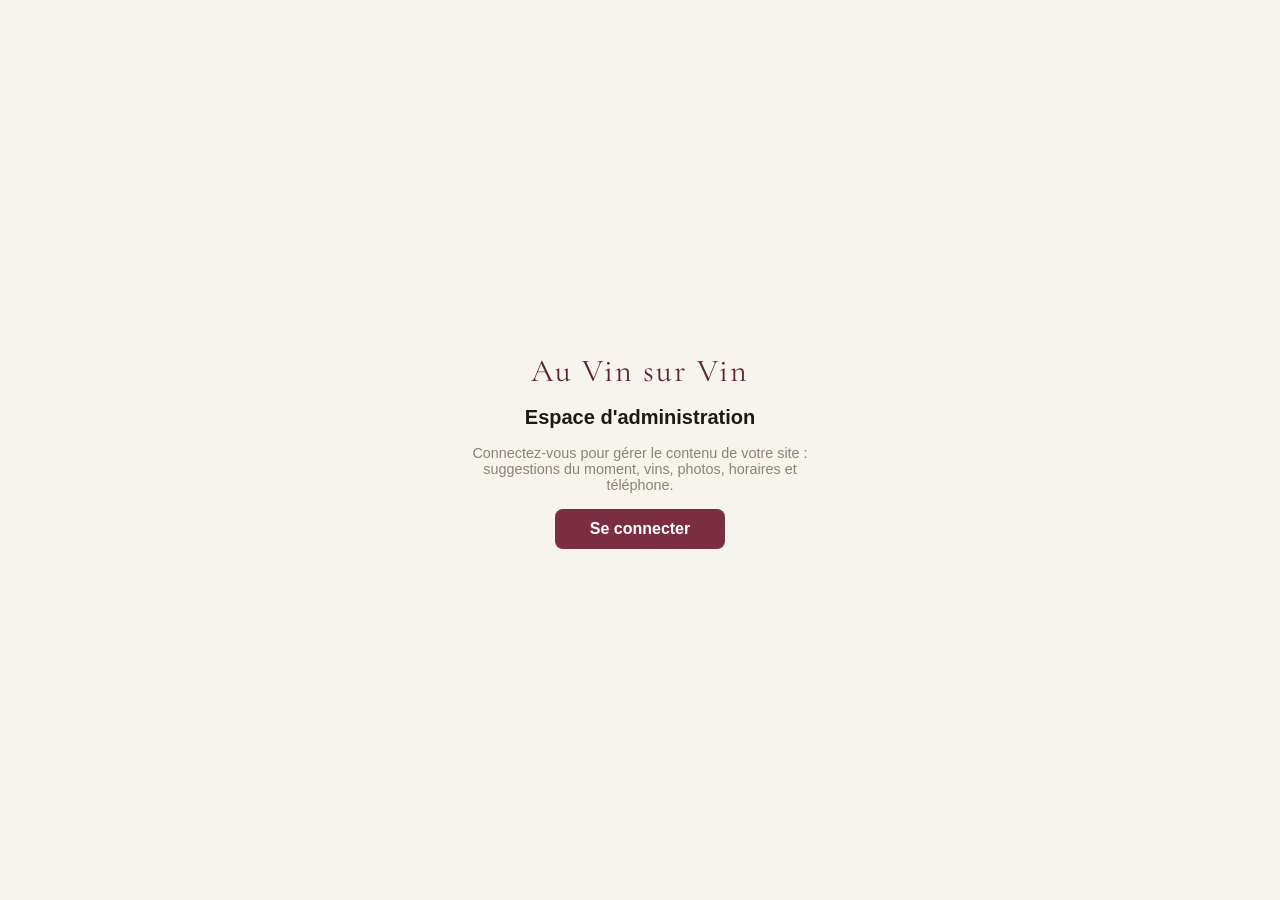
<file: admin/index.html>
<!DOCTYPE html>
<html lang="fr">
<head>
  <meta charset="UTF-8">
  <meta name="viewport" content="width=device-width, initial-scale=1">
  <title>Administration — Au Vin sur Vin</title>
  <meta name="robots" content="noindex, nofollow">
  <link rel="preconnect" href="https://fonts.googleapis.com">
  <link href="https://fonts.googleapis.com/css2?family=Cormorant+Garamond:wght@400;500;600&display=swap" rel="stylesheet">
  <link rel="stylesheet" href="admin.css">
  <script src="https://identity.netlify.com/v1/netlify-identity-widget.js"></script>
</head>
<body>

  <div id="loginScreen">
    <div class="brand">Au Vin sur Vin</div>
    <h1>Espace d'administration</h1>
    <p>Connectez-vous pour gérer le contenu de votre site : suggestions du moment, vins, photos, horaires et téléphone.</p>
    <button class="btn-login" onclick="CMS.login()">Se connecter</button>
  </div>

  <div id="adminScreen">
    <header class="hub-header">
      <h1>Au Vin sur Vin — Administration</h1>
      <div style="display:flex;gap:.75rem;align-items:center">
        <button class="btn btn-ghost btn-sm" id="btnTuto">❓ Tutoriel</button>
        <button class="btn-text" onclick="CMS.logout()">Déconnexion</button>
      </div>
    </header>

    <div class="welcome">
      <h2>Bonjour 👋</h2>
      <p>Que souhaitez-vous modifier ? Vos changements apparaissent sur le site en ligne après ~1 minute.
        Cliquez sur <strong>❓ Tutoriel</strong> pour une visite guidée.</p>
    </div>

    <div class="hub">
      <a href="suggestions.html" class="hub-card" id="cardSuggestions">
        <div class="hub-card__icon">🍽️</div>
        <div class="hub-card__title">Suggestions du moment</div>
        <div class="hub-card__desc">Ajouter, modifier, réordonner ou supprimer les plats et menus du moment — autant que vous voulez.</div>
        <div class="hub-card__arrow">Ouvrir →</div>
      </a>

      <a href="vins.html" class="hub-card" id="cardVins">
        <div class="hub-card__icon">🍷</div>
        <div class="hub-card__title">Vins du carrousel</div>
        <div class="hub-card__desc">Gérer les vins mis en avant : photo de la bouteille, nom du domaine et appellation.</div>
        <div class="hub-card__arrow">Ouvrir →</div>
      </a>

      <a href="photos.html" class="hub-card" id="cardPhotos">
        <div class="hub-card__icon">📷</div>
        <div class="hub-card__title">Photos du site</div>
        <div class="hub-card__desc">Remplacer n'importe quelle photo : accueil, saisons, galerie, terrasse, produits et logo.</div>
        <div class="hub-card__arrow">Ouvrir →</div>
      </a>

      <a href="infos.html" class="hub-card" id="cardInfos">
        <div class="hub-card__icon">⏰</div>
        <div class="hub-card__title">Infos pratiques</div>
        <div class="hub-card__desc">Horaires d'ouverture jour par jour, téléphone et fourchettes de prix.</div>
        <div class="hub-card__arrow">Ouvrir →</div>
      </a>
    </div>
  </div>

  <script src="cms.js?v=4"></script>
  <script src="tour.js?v=4"></script>
  <script>
    CMS.requireAuth();

    var HUB_TOUR = [
      { el: null, title: 'Bienvenue dans votre espace admin 🍷',
        text: 'Cette visite guidée vous montre comment modifier vous-même votre site auvinsurvin.fr.\nChaque page de l’admin a aussi son propre bouton ❓ Tutoriel qui détaille les manipulations pas à pas.' },
      { el: '#cardSuggestions', title: 'Suggestions du moment',
        text: 'C’est ici que vous gérez les plats et menus affichés dans « Suggestions du moment ».\nVous pouvez en ajouter autant que vous voulez, les modifier, changer leur ordre ou les supprimer.' },
      { el: '#cardVins', title: 'Vins du carrousel',
        text: 'Gérez les bouteilles mises en avant dans la section « Nos vins » : photo, nom du domaine et appellation.' },
      { el: '#cardPhotos', title: 'Photos du site',
        text: 'Toutes les photos du site sont remplaçables ici : photo d’accueil, saisons, galerie, terrasse, produits et logo.\nCliquez sur une photo, choisissez la nouvelle image sur votre appareil, et c’est tout.' },
      { el: '#cardInfos', title: 'Infos pratiques',
        text: 'Horaires jour par jour (midi et soir), fermetures exceptionnelles, numéro de téléphone et fourchettes de prix.' },
      { el: null, title: 'Comment ça marche ? 💾',
        text: 'Dans chaque page, faites vos changements puis cliquez « Enregistrer ».\nLe site en ligne se met à jour automatiquement en 1 minute environ.\nPas besoin de sauvegarder ici : ouvrez simplement une rubrique pour commencer.' }
    ];

    document.getElementById('btnTuto').addEventListener('click', function () {
      Tour.start(HUB_TOUR);
    });
  </script>
</body>
</html>
</file>
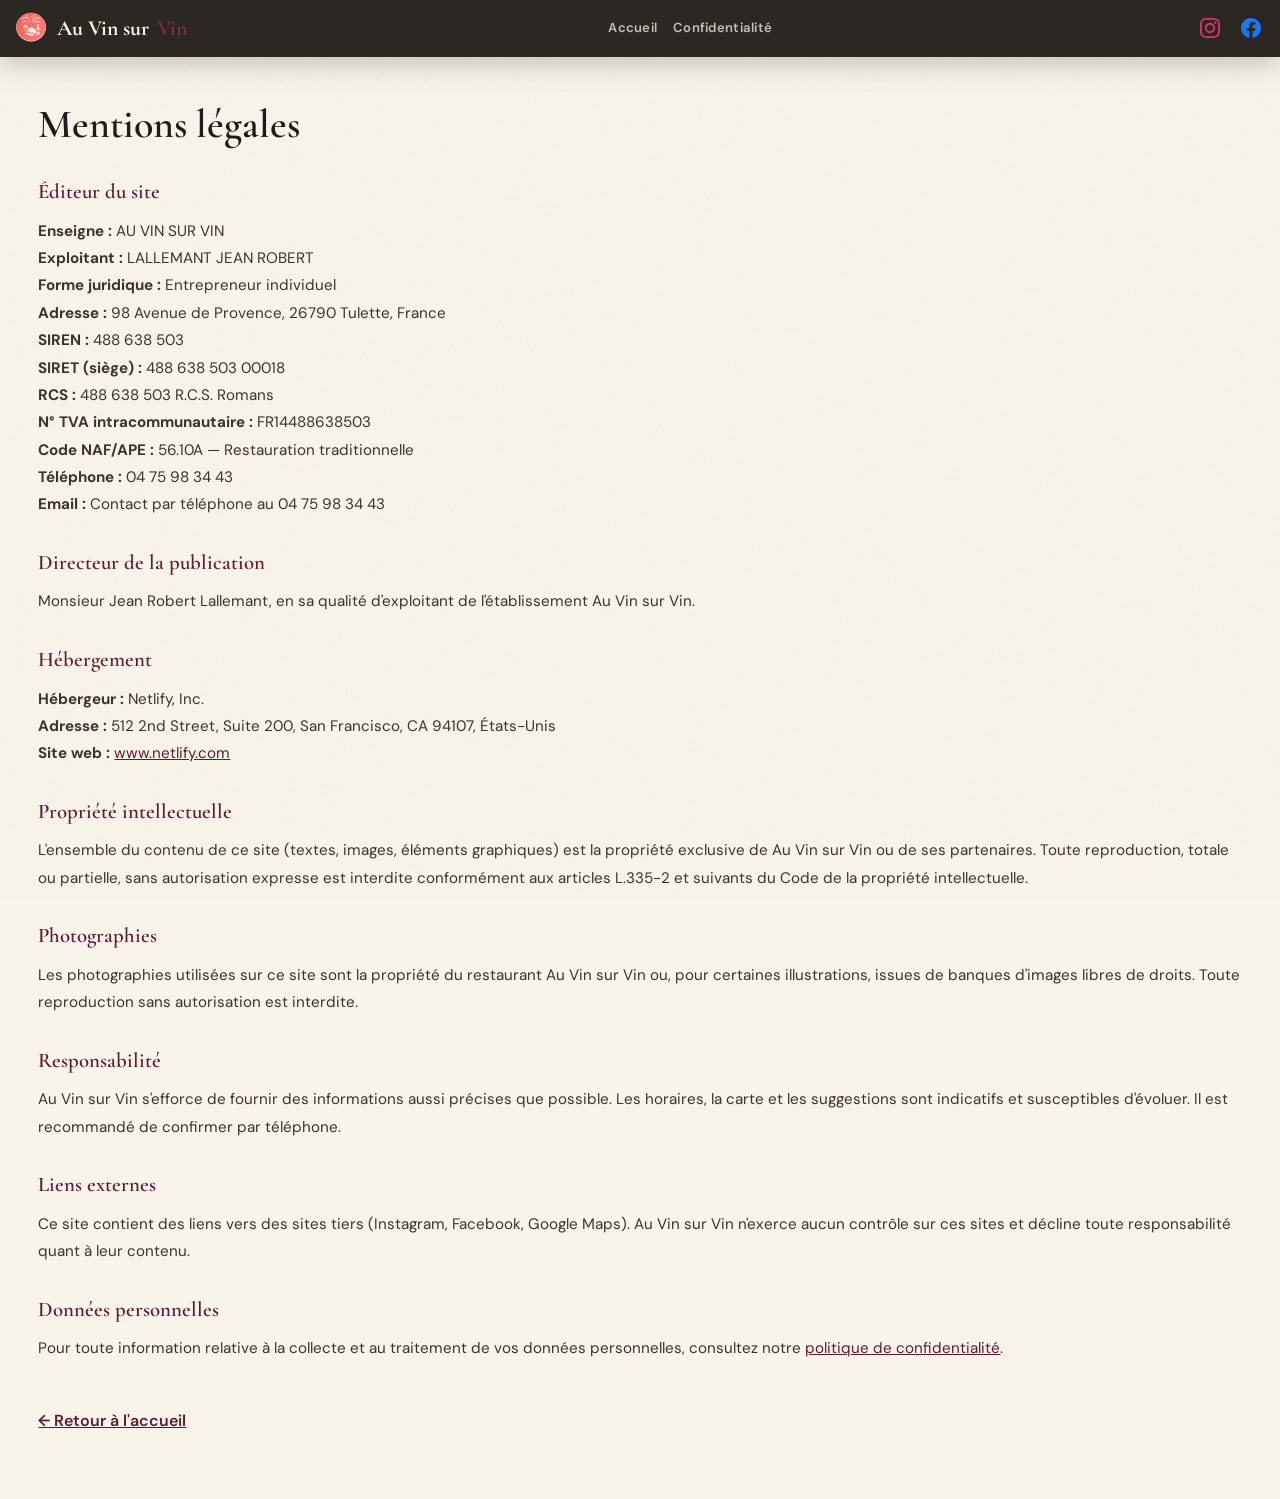
<file: mentions-legales.html>
<!DOCTYPE html>
<html lang="fr">
<head>
  <meta charset="UTF-8">
  <meta name="viewport" content="width=device-width, initial-scale=1.0">
  <title>Mentions légales — Au Vin sur Vin | Tulette</title>
  <meta name="description" content="Mentions légales du site Au Vin sur Vin, restaurant et cave à vins à Tulette.">
  <meta name="robots" content="index, follow">
  <link rel="canonical" href="https://auvinsurvin.fr/mentions-legales.html">
  <meta property="og:title" content="Mentions légales — Au Vin sur Vin">
  <meta property="og:type" content="website">
  <meta property="og:site_name" content="Au Vin sur Vin">
  <link rel="icon" href="/favicon.ico" sizes="any">
  <link rel="icon" type="image/png" sizes="32x32" href="/favicon-32x32.png">
  <link rel="icon" type="image/png" sizes="192x192" href="/favicon-192x192.png">
  <link rel="apple-touch-icon" sizes="180x180" href="/apple-touch-icon.png">
  <link rel="preconnect" href="https://fonts.googleapis.com">
  <link rel="preconnect" href="https://fonts.gstatic.com" crossorigin>
  <link href="https://fonts.googleapis.com/css2?family=Cormorant+Garamond:ital,wght@0,400;0,600;0,700;1,400&family=DM+Sans:wght@300;400;500;600;700&display=swap" rel="stylesheet">
  <link rel="stylesheet" href="css/style.css">
</head>
<body>
  <nav class="navbar scrolled" role="navigation" aria-label="Navigation">
    <div class="container navbar-inner">
      <a href="index.html" class="navbar-logo"><img src="assets/img/logo.png" alt="Logo Au Vin sur Vin"> Au Vin sur <span>Vin</span></a>
      <div class="navbar-links" id="navLinks">
        <a href="index.html">Accueil</a>
        <a href="politique-confidentialite.html">Confidentialité</a>
      </div>
      <div class="navbar-social">
        <a href="https://www.instagram.com/auvinsurvintulette/" target="_blank" rel="noopener noreferrer" aria-label="Instagram"><svg viewBox="0 0 24 24"><path d="M12 2.163c3.204 0 3.584.012 4.85.07 3.252.148 4.771 1.691 4.919 4.919.058 1.265.069 1.645.069 4.849 0 3.205-.012 3.584-.069 4.849-.149 3.225-1.664 4.771-4.919 4.919-1.266.058-1.644.07-4.85.07-3.204 0-3.584-.012-4.849-.07-3.26-.149-4.771-1.699-4.919-4.92-.058-1.265-.07-1.644-.07-4.849 0-3.204.013-3.583.07-4.849.149-3.227 1.664-4.771 4.919-4.919 1.266-.057 1.645-.069 4.849-.069zm0-2.163c-3.259 0-3.667.014-4.947.072-4.358.2-6.78 2.618-6.98 6.98-.059 1.281-.073 1.689-.073 4.948 0 3.259.014 3.668.072 4.948.2 4.358 2.618 6.78 6.98 6.98 1.281.058 1.689.072 4.948.072 3.259 0 3.668-.014 4.948-.072 4.354-.2 6.782-2.618 6.979-6.98.059-1.28.073-1.689.073-4.948 0-3.259-.014-3.667-.072-4.947-.196-4.354-2.617-6.78-6.979-6.98-1.281-.059-1.69-.073-4.949-.073zm0 5.838c-3.403 0-6.162 2.759-6.162 6.162s2.759 6.163 6.162 6.163 6.162-2.759 6.162-6.163c0-3.403-2.759-6.162-6.162-6.162zm0 10.162c-2.209 0-4-1.79-4-4 0-2.209 1.791-4 4-4s4 1.791 4 4c0 2.21-1.791 4-4 4zm6.406-11.845c-.796 0-1.441.645-1.441 1.44s.645 1.44 1.441 1.44c.795 0 1.439-.645 1.439-1.44s-.644-1.44-1.439-1.44z"/></svg></a>
        <a href="https://www.facebook.com/auvinsurvinatulette/" target="_blank" rel="noopener noreferrer" aria-label="Facebook"><svg viewBox="0 0 24 24"><path d="M24 12.073c0-6.627-5.373-12-12-12s-12 5.373-12 12c0 5.99 4.388 10.954 10.125 11.854v-8.385h-3.047v-3.47h3.047v-2.642c0-3.007 1.792-4.669 4.533-4.669 1.312 0 2.686.235 2.686.235v2.953h-1.514c-1.491 0-1.956.925-1.956 1.874v2.25h3.328l-.532 3.47h-2.796v8.385c5.738-.9 10.126-5.864 10.126-11.854z"/></svg></a>
      </div>
      <button class="burger" id="burger" aria-label="Menu" aria-expanded="false"><span></span><span></span><span></span></button>
    </div>
  </nav>

  <main class="legal-page">
    <div class="container">
      <h1>Mentions légales</h1>

      <h2>Éditeur du site</h2>
      <p>
        <strong>Enseigne :</strong> AU VIN SUR VIN<br>
        <strong>Exploitant :</strong> LALLEMANT JEAN ROBERT<br>
        <strong>Forme juridique :</strong> Entrepreneur individuel<br>
        <strong>Adresse :</strong> 98 Avenue de Provence, 26790 Tulette, France<br>
        <strong>SIREN :</strong> 488 638 503<br>
        <strong>SIRET (siège) :</strong> 488 638 503 00018<br>
        <strong>RCS :</strong> 488 638 503 R.C.S. Romans<br>
        <strong>N° TVA intracommunautaire :</strong> FR14488638503<br>
        <strong>Code NAF/APE :</strong> 56.10A — Restauration traditionnelle<br>
        <strong>Téléphone :</strong> 04 75 98 34 43<br>
        <strong>Email :</strong> Contact par téléphone au 04 75 98 34 43
      </p>

      <h2>Directeur de la publication</h2>
      <p>Monsieur Jean Robert Lallemant, en sa qualité d'exploitant de l'établissement Au Vin sur Vin.</p>

      <h2>Hébergement</h2>
      <p>
        <strong>Hébergeur :</strong> Netlify, Inc.<br>
        <strong>Adresse :</strong> 512 2nd Street, Suite 200, San Francisco, CA 94107, États-Unis<br>
        <strong>Site web :</strong> <a href="https://www.netlify.com" target="_blank" rel="noopener noreferrer">www.netlify.com</a>
      </p>

      <h2>Propriété intellectuelle</h2>
      <p>L'ensemble du contenu de ce site (textes, images, éléments graphiques) est la propriété exclusive de Au Vin sur Vin ou de ses partenaires. Toute reproduction, totale ou partielle, sans autorisation expresse est interdite conformément aux articles L.335-2 et suivants du Code de la propriété intellectuelle.</p>

      <h2>Photographies</h2>
      <p>Les photographies utilisées sur ce site sont la propriété du restaurant Au Vin sur Vin ou, pour certaines illustrations, issues de banques d'images libres de droits. Toute reproduction sans autorisation est interdite.</p>

      <h2>Responsabilité</h2>
      <p>Au Vin sur Vin s'efforce de fournir des informations aussi précises que possible. Les horaires, la carte et les suggestions sont indicatifs et susceptibles d'évoluer. Il est recommandé de confirmer par téléphone.</p>

      <h2>Liens externes</h2>
      <p>Ce site contient des liens vers des sites tiers (Instagram, Facebook, Google Maps). Au Vin sur Vin n'exerce aucun contrôle sur ces sites et décline toute responsabilité quant à leur contenu.</p>

      <h2>Données personnelles</h2>
      <p>Pour toute information relative à la collecte et au traitement de vos données personnelles, consultez notre <a href="politique-confidentialite.html">politique de confidentialité</a>.</p>

      <a href="index.html" class="legal-back">← Retour à l'accueil</a>
    </div>
  </main>

  <script>
    (function(){var b=document.getElementById('burger'),n=document.getElementById('navLinks');if(b&&n){b.addEventListener('click',function(){b.classList.toggle('active');n.classList.toggle('open');b.setAttribute('aria-expanded',n.classList.contains('open'))})}})();
  </script>
</body>
</html>
</file>
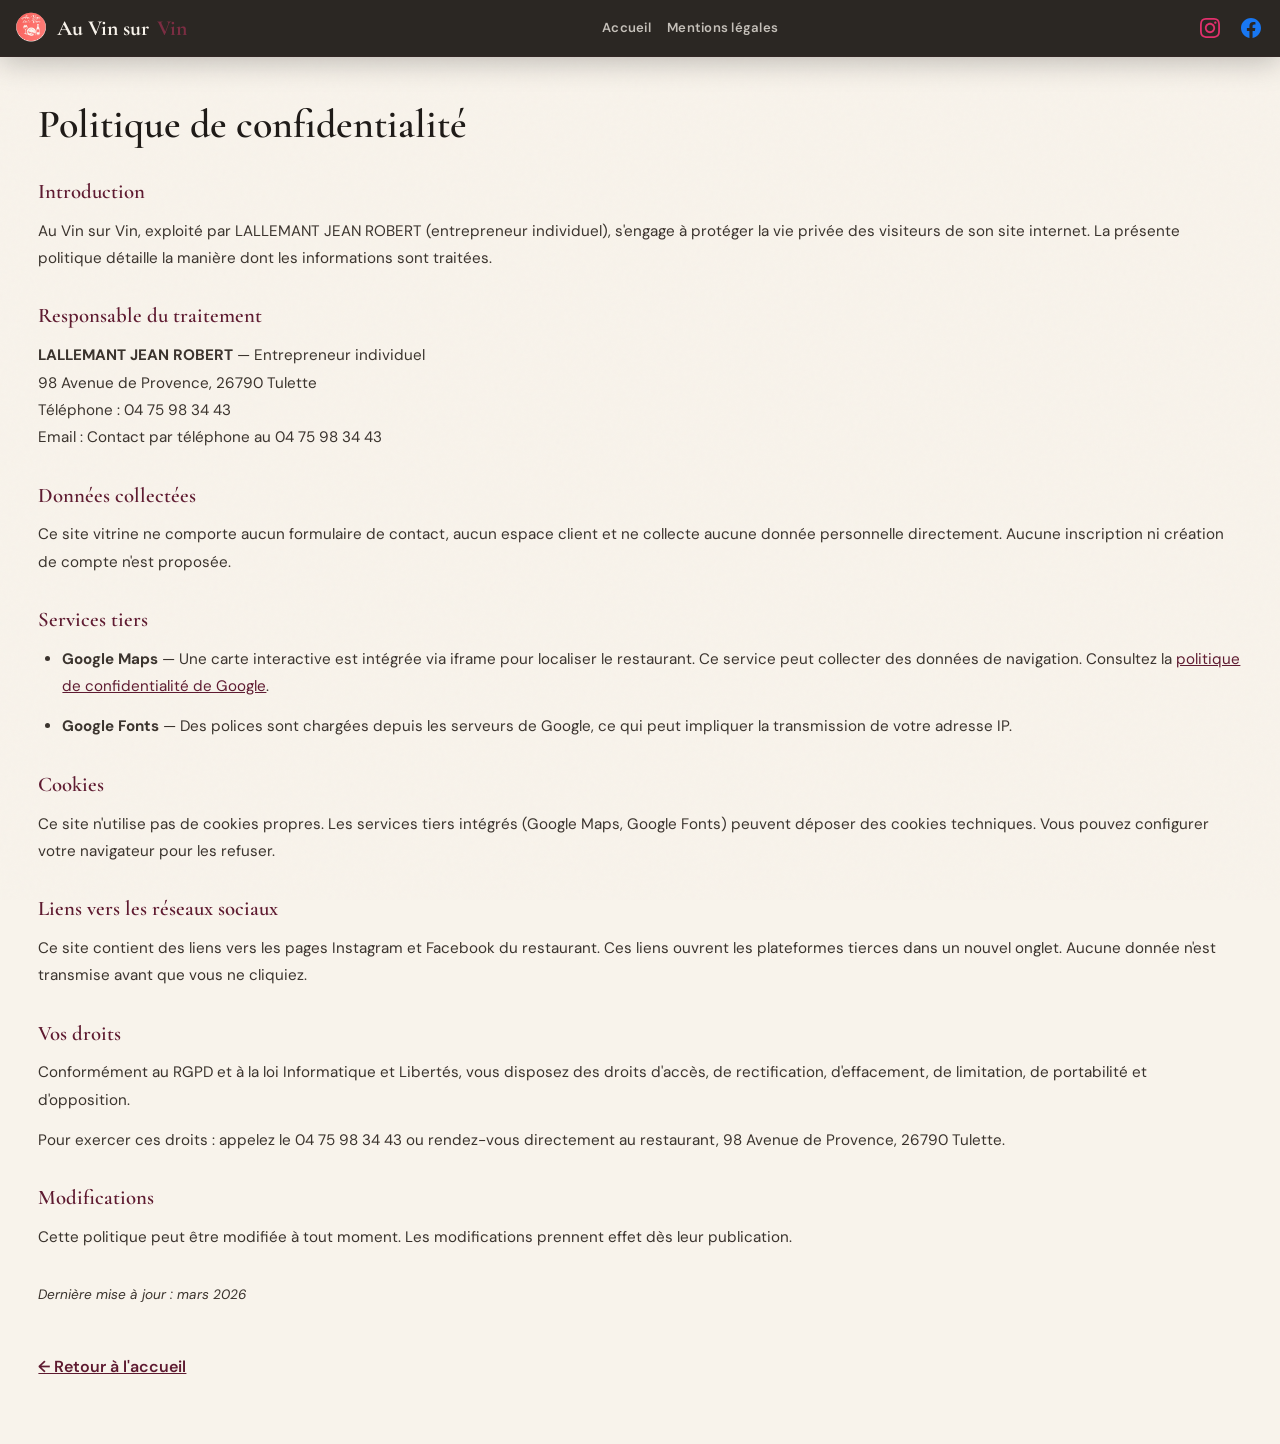
<file: politique-confidentialite.html>
<!DOCTYPE html>
<html lang="fr">
<head>
  <meta charset="UTF-8">
  <meta name="viewport" content="width=device-width, initial-scale=1.0">
  <title>Politique de confidentialité — Au Vin sur Vin | Tulette</title>
  <meta name="description" content="Politique de confidentialité du site Au Vin sur Vin, restaurant et cave à vins à Tulette.">
  <meta name="robots" content="index, follow">
  <link rel="canonical" href="https://auvinsurvin.fr/politique-confidentialite.html">
  <meta property="og:title" content="Politique de confidentialité — Au Vin sur Vin">
  <meta property="og:type" content="website">
  <meta property="og:site_name" content="Au Vin sur Vin">
  <link rel="icon" href="/favicon.ico" sizes="any">
  <link rel="icon" type="image/png" sizes="32x32" href="/favicon-32x32.png">
  <link rel="icon" type="image/png" sizes="192x192" href="/favicon-192x192.png">
  <link rel="apple-touch-icon" sizes="180x180" href="/apple-touch-icon.png">
  <link rel="preconnect" href="https://fonts.googleapis.com">
  <link rel="preconnect" href="https://fonts.gstatic.com" crossorigin>
  <link href="https://fonts.googleapis.com/css2?family=Cormorant+Garamond:ital,wght@0,400;0,600;0,700;1,400&family=DM+Sans:wght@300;400;500;600;700&display=swap" rel="stylesheet">
  <link rel="stylesheet" href="css/style.css">
</head>
<body>
  <nav class="navbar scrolled" role="navigation" aria-label="Navigation">
    <div class="container navbar-inner">
      <a href="index.html" class="navbar-logo"><img src="assets/img/logo.png" alt="Logo Au Vin sur Vin"> Au Vin sur <span>Vin</span></a>
      <div class="navbar-links" id="navLinks">
        <a href="index.html">Accueil</a>
        <a href="mentions-legales.html">Mentions légales</a>
      </div>
      <div class="navbar-social">
        <a href="https://www.instagram.com/auvinsurvintulette/" target="_blank" rel="noopener noreferrer" aria-label="Instagram"><svg viewBox="0 0 24 24"><path d="M12 2.163c3.204 0 3.584.012 4.85.07 3.252.148 4.771 1.691 4.919 4.919.058 1.265.069 1.645.069 4.849 0 3.205-.012 3.584-.069 4.849-.149 3.225-1.664 4.771-4.919 4.919-1.266.058-1.644.07-4.85.07-3.204 0-3.584-.012-4.849-.07-3.26-.149-4.771-1.699-4.919-4.92-.058-1.265-.07-1.644-.07-4.849 0-3.204.013-3.583.07-4.849.149-3.227 1.664-4.771 4.919-4.919 1.266-.057 1.645-.069 4.849-.069zm0-2.163c-3.259 0-3.667.014-4.947.072-4.358.2-6.78 2.618-6.98 6.98-.059 1.281-.073 1.689-.073 4.948 0 3.259.014 3.668.072 4.948.2 4.358 2.618 6.78 6.98 6.98 1.281.058 1.689.072 4.948.072 3.259 0 3.668-.014 4.948-.072 4.354-.2 6.782-2.618 6.979-6.98.059-1.28.073-1.689.073-4.948 0-3.259-.014-3.667-.072-4.947-.196-4.354-2.617-6.78-6.979-6.98-1.281-.059-1.69-.073-4.949-.073zm0 5.838c-3.403 0-6.162 2.759-6.162 6.162s2.759 6.163 6.162 6.163 6.162-2.759 6.162-6.163c0-3.403-2.759-6.162-6.162-6.162zm0 10.162c-2.209 0-4-1.79-4-4 0-2.209 1.791-4 4-4s4 1.791 4 4c0 2.21-1.791 4-4 4zm6.406-11.845c-.796 0-1.441.645-1.441 1.44s.645 1.44 1.441 1.44c.795 0 1.439-.645 1.439-1.44s-.644-1.44-1.439-1.44z"/></svg></a>
        <a href="https://www.facebook.com/auvinsurvinatulette/" target="_blank" rel="noopener noreferrer" aria-label="Facebook"><svg viewBox="0 0 24 24"><path d="M24 12.073c0-6.627-5.373-12-12-12s-12 5.373-12 12c0 5.99 4.388 10.954 10.125 11.854v-8.385h-3.047v-3.47h3.047v-2.642c0-3.007 1.792-4.669 4.533-4.669 1.312 0 2.686.235 2.686.235v2.953h-1.514c-1.491 0-1.956.925-1.956 1.874v2.25h3.328l-.532 3.47h-2.796v8.385c5.738-.9 10.126-5.864 10.126-11.854z"/></svg></a>
      </div>
      <button class="burger" id="burger" aria-label="Menu" aria-expanded="false"><span></span><span></span><span></span></button>
    </div>
  </nav>

  <main class="legal-page">
    <div class="container">
      <h1>Politique de confidentialité</h1>

      <h2>Introduction</h2>
      <p>Au Vin sur Vin, exploité par LALLEMANT JEAN ROBERT (entrepreneur individuel), s'engage à protéger la vie privée des visiteurs de son site internet. La présente politique détaille la manière dont les informations sont traitées.</p>

      <h2>Responsable du traitement</h2>
      <p>
        <strong>LALLEMANT JEAN ROBERT</strong> — Entrepreneur individuel<br>
        98 Avenue de Provence, 26790 Tulette<br>
        Téléphone : 04 75 98 34 43<br>
        Email : Contact par téléphone au 04 75 98 34 43
      </p>

      <h2>Données collectées</h2>
      <p>Ce site vitrine ne comporte aucun formulaire de contact, aucun espace client et ne collecte aucune donnée personnelle directement. Aucune inscription ni création de compte n'est proposée.</p>

      <h2>Services tiers</h2>
      <ul>
        <li><strong>Google Maps</strong> — Une carte interactive est intégrée via iframe pour localiser le restaurant. Ce service peut collecter des données de navigation. Consultez la <a href="https://policies.google.com/privacy" target="_blank" rel="noopener noreferrer">politique de confidentialité de Google</a>.</li>
        <li><strong>Google Fonts</strong> — Des polices sont chargées depuis les serveurs de Google, ce qui peut impliquer la transmission de votre adresse IP.</li>
      </ul>

      <h2>Cookies</h2>
      <p>Ce site n'utilise pas de cookies propres. Les services tiers intégrés (Google Maps, Google Fonts) peuvent déposer des cookies techniques. Vous pouvez configurer votre navigateur pour les refuser.</p>

      <h2>Liens vers les réseaux sociaux</h2>
      <p>Ce site contient des liens vers les pages Instagram et Facebook du restaurant. Ces liens ouvrent les plateformes tierces dans un nouvel onglet. Aucune donnée n'est transmise avant que vous ne cliquiez.</p>

      <h2>Vos droits</h2>
      <p>Conformément au RGPD et à la loi Informatique et Libertés, vous disposez des droits d'accès, de rectification, d'effacement, de limitation, de portabilité et d'opposition.</p>
      <p>Pour exercer ces droits : appelez le 04 75 98 34 43 ou rendez-vous directement au restaurant, 98 Avenue de Provence, 26790 Tulette.</p>

      <h2>Modifications</h2>
      <p>Cette politique peut être modifiée à tout moment. Les modifications prennent effet dès leur publication.</p>

      <p style="margin-top:2rem;font-size:.85rem;color:var(--charbon-light);font-style:italic">Dernière mise à jour : mars 2026</p>

      <a href="index.html" class="legal-back">← Retour à l'accueil</a>
    </div>
  </main>

  <script>
    (function(){var b=document.getElementById('burger'),n=document.getElementById('navLinks');if(b&&n){b.addEventListener('click',function(){b.classList.toggle('active');n.classList.toggle('open');b.setAttribute('aria-expanded',n.classList.contains('open'))})}})();
  </script>
</body>
</html>
</file>
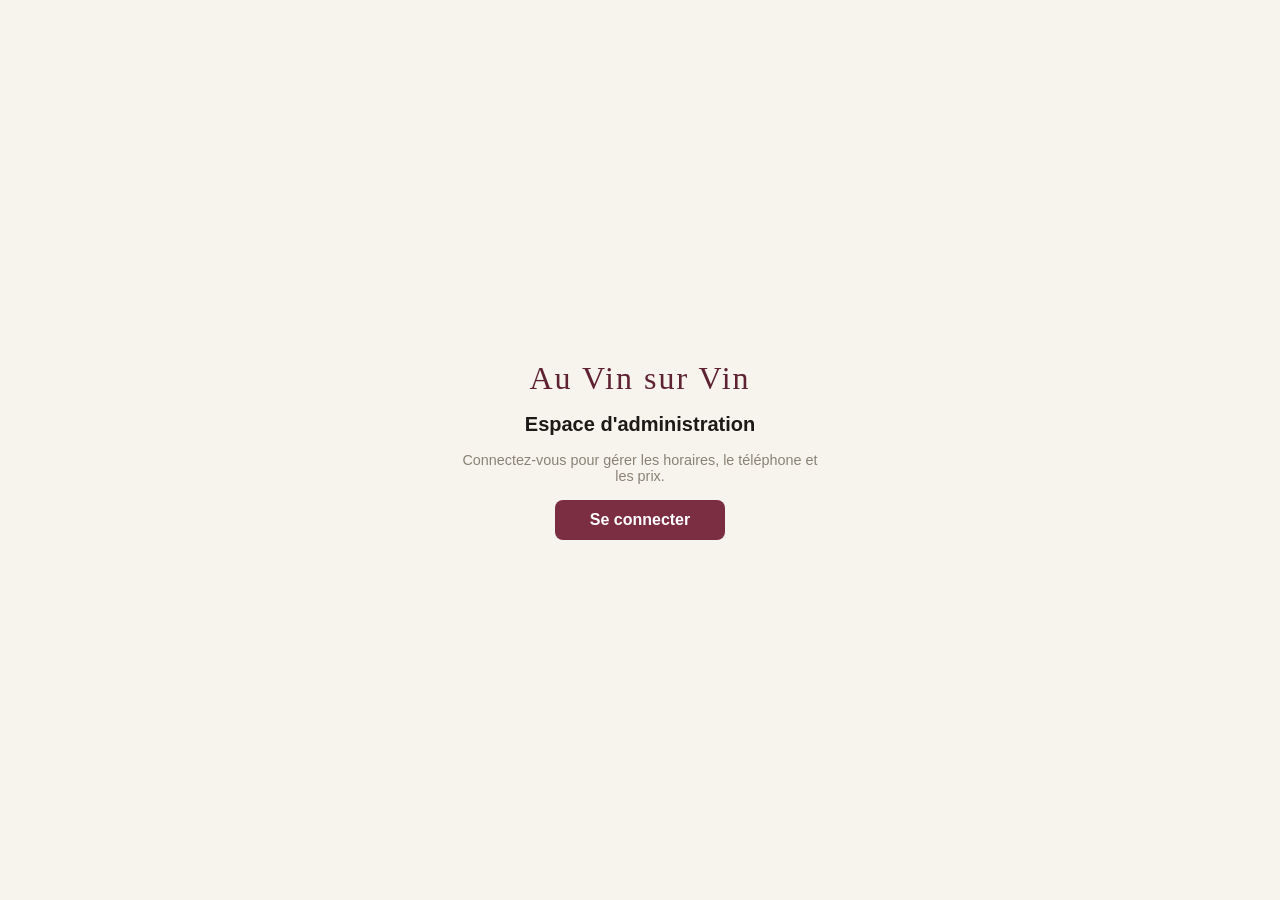
<file: admin/infos.html>
<!DOCTYPE html>
<html lang="fr">
<head>
  <meta charset="UTF-8">
  <meta name="viewport" content="width=device-width, initial-scale=1">
  <title>Infos pratiques — Admin Au Vin sur Vin</title>
  <meta name="robots" content="noindex, nofollow">
  <link rel="stylesheet" href="admin.css">
  <script src="https://identity.netlify.com/v1/netlify-identity-widget.js"></script>
</head>
<body>

  <div id="loginScreen">
    <div class="brand">Au Vin sur Vin</div>
    <h1>Espace d'administration</h1>
    <p>Connectez-vous pour gérer les horaires, le téléphone et les prix.</p>
    <button class="btn-login" onclick="CMS.login()">Se connecter</button>
  </div>

  <div id="adminScreen">
    <div class="topbar">
      <h1>⏰ Infos pratiques</h1>
      <span class="status" id="statusEl"></span>
      <button class="btn btn-ghost btn-sm" id="btnTuto">❓ Tutoriel</button>
      <a href="index.html" class="btn btn-ghost btn-sm">← Admin</a>
      <button class="btn-text" onclick="CMS.logout()">Déconnexion</button>
    </div>

    <div class="panel active">

      <!-- Horaires -->
      <div class="section-card" id="cardHoraires">
        <div class="section-card__title">🕒 Horaires d'ouverture</div>
        <p class="panel-hint">Pour chaque jour : le service du midi et le service du soir.
          Écrivez « Fermé » (ou laissez vide) pour un service fermé.
          La note sert aux fermetures exceptionnelles (ex : « Fermé le 24/12 »).</p>
        <div id="horairesRows"><div class="loading">Chargement…</div></div>
        <div class="form-save-row">
          <button class="btn btn-primary" id="btnSaveHoraires">Enregistrer les horaires</button>
        </div>
      </div>

      <!-- Téléphone -->
      <div class="section-card" id="cardTel">
        <div class="section-card__title">📞 Téléphone</div>
        <div class="fg">
          <label>Numéro affiché sur le site</label>
          <input type="text" id="fTel" placeholder="Ex : 04 75 98 34 43">
        </div>
        <div class="form-save-row">
          <button class="btn btn-primary" id="btnSaveInfos1">Enregistrer</button>
        </div>
      </div>

      <!-- Prix -->
      <div class="section-card" id="cardPrix">
        <div class="section-card__title">💶 Fourchettes de prix</div>
        <p class="panel-hint">Affichées sous les suggestions, sous la forme « Entrées 8 à 14 € · Plats … · Desserts … ».</p>
        <div class="frow">
          <div class="fg"><label>Entrées</label><input type="text" id="fPrixEntrees" placeholder="Ex : 8 à 14 €"></div>
          <div class="fg"><label>Plats</label><input type="text" id="fPrixPlats" placeholder="Ex : 16 à 25 €"></div>
        </div>
        <div class="fg"><label>Desserts</label><input type="text" id="fPrixDesserts" placeholder="Ex : 6 à 10 €"></div>
        <div class="form-save-row">
          <button class="btn btn-primary" id="btnSaveInfos2">Enregistrer</button>
        </div>
      </div>

    </div>
  </div>

  <script src="cms.js?v=4"></script>
  <script src="tour.js?v=4"></script>
  <script>
  (function () {
    'use strict';
    var H_FILE = 'data/horaires.json', hData = { horaires: [] }, hSha = '';
    var I_FILE = 'data/infos.json', iData = {}, iSha = '';
    var JOURS = ['Lundi', 'Mardi', 'Mercredi', 'Jeudi', 'Vendredi', 'Samedi', 'Dimanche'];

    CMS.requireAuth(load);

    function load() {
      CMS.status('saving', 'Chargement…');
      Promise.all([CMS.load(H_FILE), CMS.load(I_FILE)]).then(function (rs) {
        hData = rs[0].data; hSha = rs[0].sha;
        iData = rs[1].data; iSha = rs[1].sha;
        if (!Array.isArray(hData.horaires)) hData.horaires = [];
        CMS.status('', '');
        renderHoraires();
        fillInfos();
      }).catch(function (e) { CMS.status('error', 'Erreur de chargement'); console.error(e); });
    }

    function saved() {
      CMS.status('saved', 'Enregistré ✓ — en ligne dans ~1 min');
      setTimeout(function () { CMS.status('', ''); }, 4000);
    }
    function failed(e) { CMS.status('error', 'Erreur d\'enregistrement'); console.error(e); }

    /* ---- Horaires ---- */
    function getDay(jour) {
      for (var i = 0; i < hData.horaires.length; i++) {
        if (hData.horaires[i].jour === jour) return hData.horaires[i];
      }
      return { jour: jour, midi: '', soir: '', note: '' };
    }

    function renderHoraires() {
      var wrap = document.getElementById('horairesRows');
      wrap.innerHTML = '<div class="frow" style="grid-template-columns:90px 1fr 1fr 1fr 1fr;gap:.5rem;font-size:.72rem;font-weight:700;color:var(--muted);text-transform:uppercase"><span></span><span>Midi</span><span>Soir</span><span>Note</span><span>Note (EN)</span></div>';
      JOURS.forEach(function (jour) {
        var d = getDay(jour);
        var row = document.createElement('div');
        row.className = 'frow';
        row.style.cssText = 'grid-template-columns:90px 1fr 1fr 1fr 1fr;gap:.5rem;margin-bottom:.5rem;align-items:center';
        row.innerHTML =
          '<strong style="font-size:.85rem">' + jour + '</strong>' +
          '<input type="text" data-jour="' + jour + '" data-field="midi" value="' + CMS.esc(d.midi) + '" placeholder="Fermé" style="padding:.45rem .6rem;border:1.5px solid var(--border);border-radius:7px;font-size:.85rem;width:100%">' +
          '<input type="text" data-jour="' + jour + '" data-field="soir" value="' + CMS.esc(d.soir) + '" placeholder="Fermé" style="padding:.45rem .6rem;border:1.5px solid var(--border);border-radius:7px;font-size:.85rem;width:100%">' +
          '<input type="text" data-jour="' + jour + '" data-field="note" value="' + CMS.esc(d.note) + '" placeholder="—" style="padding:.45rem .6rem;border:1.5px solid var(--border);border-radius:7px;font-size:.85rem;width:100%">' +
          '<input type="text" data-jour="' + jour + '" data-field="note_en" value="' + CMS.esc(d.note_en || '') + '" placeholder="—" style="padding:.45rem .6rem;border:1.5px solid var(--border);border-radius:7px;font-size:.85rem;width:100%">';
        wrap.appendChild(row);
      });
    }

    document.getElementById('btnSaveHoraires').addEventListener('click', function () {
      var rows = {};
      JOURS.forEach(function (j) { rows[j] = { jour: j, midi: '', soir: '', note: '', note_en: '' }; });
      document.querySelectorAll('#horairesRows input[data-jour]').forEach(function (inp) {
        rows[inp.getAttribute('data-jour')][inp.getAttribute('data-field')] = inp.value.trim();
      });
      hData.horaires = JOURS.map(function (j) { return rows[j]; });
      CMS.status('saving', 'Enregistrement…');
      CMS.save(H_FILE, hData, hSha, 'Horaires mis à jour').then(function (s) { hSha = s; saved(); }).catch(failed);
    });

    /* ---- Infos (téléphone + prix) ---- */
    function fillInfos() {
      document.getElementById('fTel').value = iData.telephone || '';
      document.getElementById('fPrixEntrees').value = iData.prix_entrees || '';
      document.getElementById('fPrixPlats').value = iData.prix_plats || '';
      document.getElementById('fPrixDesserts').value = iData.prix_desserts || '';
    }

    function saveInfos() {
      iData.telephone = document.getElementById('fTel').value.trim();
      iData.telephone_raw = iData.telephone.replace(/[^0-9+]/g, '');
      iData.prix_entrees = document.getElementById('fPrixEntrees').value.trim();
      iData.prix_plats = document.getElementById('fPrixPlats').value.trim();
      iData.prix_desserts = document.getElementById('fPrixDesserts').value.trim();
      CMS.status('saving', 'Enregistrement…');
      CMS.save(I_FILE, iData, iSha, 'Infos pratiques mises à jour').then(function (s) { iSha = s; saved(); }).catch(failed);
    }
    document.getElementById('btnSaveInfos1').addEventListener('click', saveInfos);
    document.getElementById('btnSaveInfos2').addEventListener('click', saveInfos);

    /* ---- Tutoriel ---- */
    var TOUR = [
      { el: null, title: 'Infos pratiques ⏰',
        text: 'Cette page regroupe les horaires d’ouverture, le numéro de téléphone et les fourchettes de prix affichés sur le site.' },
      { el: '#cardHoraires', title: '1. Les horaires',
        text: 'Une ligne par jour, avec le service du midi et celui du soir.\nÉcrivez « Fermé » (ou laissez vide) quand c’est fermé.\nLa colonne Note sert aux fermetures exceptionnelles (congés, jours fériés…) ; « Note (EN) » est sa traduction anglaise, facultative.\nPuis cliquez « Enregistrer les horaires ».' },
      { el: '#cardTel', title: '2. Le téléphone',
        text: 'Le numéro affiché partout sur le site (bouton « Réserver », section contact…).\nModifiez-le puis cliquez « Enregistrer ».' },
      { el: '#cardPrix', title: '3. Les prix',
        text: 'Les fourchettes de prix affichées sous les suggestions.\nExemple : « 8 à 14 € ». Puis « Enregistrer ».' },
      { el: '#statusEl', title: '4. Mise en ligne automatique',
        text: 'Quand « Enregistré ✓ » s’affiche, le site en ligne se met à jour tout seul en 1 minute environ.' }
    ];
    document.getElementById('btnTuto').addEventListener('click', function () { Tour.start(TOUR); });
  })();
  </script>
</body>
</html>
</file>
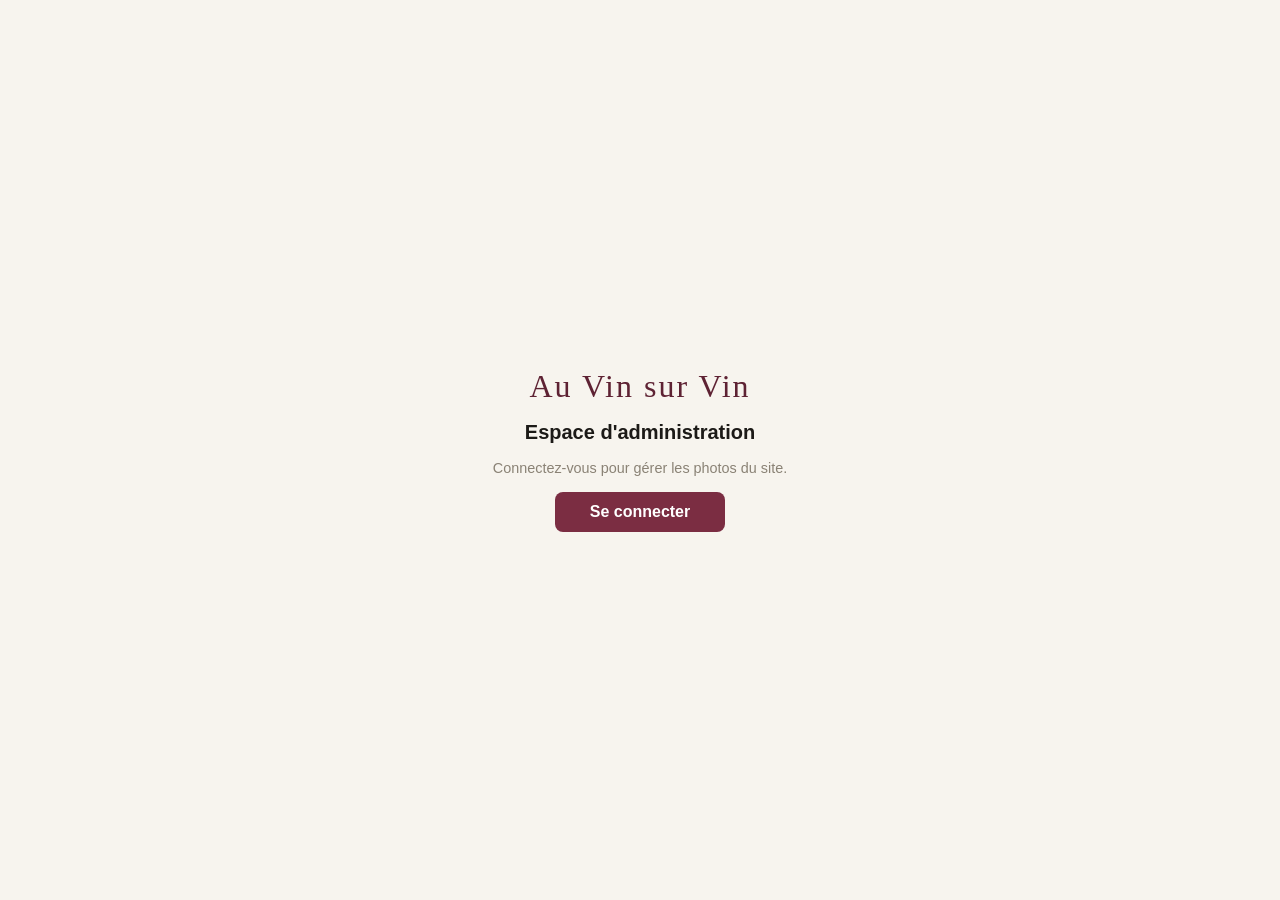
<file: admin/photos.html>
<!DOCTYPE html>
<html lang="fr">
<head>
  <meta charset="UTF-8">
  <meta name="viewport" content="width=device-width, initial-scale=1">
  <title>Photos — Admin Au Vin sur Vin</title>
  <meta name="robots" content="noindex, nofollow">
  <link rel="stylesheet" href="admin.css">
  <script src="https://identity.netlify.com/v1/netlify-identity-widget.js"></script>
</head>
<body>

  <div id="loginScreen">
    <div class="brand">Au Vin sur Vin</div>
    <h1>Espace d'administration</h1>
    <p>Connectez-vous pour gérer les photos du site.</p>
    <button class="btn-login" onclick="CMS.login()">Se connecter</button>
  </div>

  <div id="adminScreen">
    <div class="topbar">
      <h1>📷 Photos du site</h1>
      <span class="status" id="statusEl"></span>
      <button class="btn btn-ghost btn-sm" id="btnTuto">❓ Tutoriel</button>
      <a href="index.html" class="btn btn-ghost btn-sm">← Admin</a>
      <button class="btn-text" onclick="CMS.logout()">Déconnexion</button>
    </div>

    <div class="panel active">
      <p class="panel-hint" id="hintTop">Cliquez sur une photo pour la remplacer : choisissez la nouvelle image sur votre appareil,
        elle est envoyée et mise en ligne automatiquement (~1 min). Chaque emplacement correspond à un endroit précis du site.</p>
      <div id="sections"><div class="loading">Chargement…</div></div>
    </div>
  </div>

  <script src="cms.js?v=4"></script>
  <script src="tour.js?v=4"></script>
  <script src="crop.js?v=4"></script>
  <script>
  (function () {
    'use strict';
    var FILE = 'data/photos.json', data = { photos: {} }, sha = '';
    // Aperçus locaux des photos fraîchement choisies (clé → objectURL) :
    // affichés immédiatement, sans attendre le déploiement du site (~1 min)
    var freshPreviews = {};

    // Emplacements groupés par section du site.
    // aspect = format de recadrage proposé (correspond à l'affichage sur le site).
    // Le logo n'est pas recadré (PNG avec transparence).
    var SECTIONS = [
      { titre: '🏠 Accueil & philosophie', slots: [
        { key: 'img_hero', label: 'Grande photo d\'accueil', aspect: 16 / 9 },
        { key: 'img_philosophie', label: 'Photo « Notre philosophie »', aspect: 3 / 4 },
        { key: 'img_logo', label: 'Logo du site', aspect: null }
      ]},
      { titre: '🍂 Les 4 saisons', slots: [
        { key: 'img_saison_hiver', label: 'Hiver', aspect: 4 / 3 },
        { key: 'img_saison_printemps', label: 'Printemps', aspect: 4 / 3 },
        { key: 'img_saison_ete', label: 'Été', aspect: 4 / 3 },
        { key: 'img_saison_automne', label: 'Automne', aspect: 4 / 3 }
      ]},
      { titre: '🖼️ Galerie « Nos plats et ambiances »', slots: [
        { key: 'img_galerie_1', label: 'Galerie — photo 1', aspect: 4 / 3 },
        { key: 'img_galerie_2', label: 'Galerie — photo 2', aspect: 4 / 3 },
        { key: 'img_galerie_3', label: 'Galerie — photo 3', aspect: 4 / 3 },
        { key: 'img_galerie_4', label: 'Galerie — photo 4', aspect: 4 / 3 },
        { key: 'img_galerie_5', label: 'Galerie — photo 5', aspect: 4 / 3 },
        { key: 'img_galerie_6', label: 'Galerie — photo 6', aspect: 4 / 3 },
        { key: 'img_galerie_7', label: 'Galerie — photo 7', aspect: 4 / 3 },
        { key: 'img_galerie_8', label: 'Galerie — photo 8', aspect: 4 / 3 },
        { key: 'img_galerie_9', label: 'Galerie — photo 9', aspect: 4 / 3 },
        { key: 'img_galerie_10', label: 'Galerie — photo 10', aspect: 4 / 3 },
        { key: 'img_galerie_11', label: 'Galerie — photo 11', aspect: 4 / 3 },
        { key: 'img_galerie_12', label: 'Galerie — photo 12', aspect: 4 / 3 }
      ]},
      { titre: '☀️ Terrasse', slots: [
        { key: 'img_terrasse_1', label: 'Devanture', aspect: 4 / 3 },
        { key: 'img_terrasse_2', label: 'Terrasse', aspect: 4 / 3 }
      ]},
      { titre: '🧀 Viandes, Fromages & Cave', slots: [
        { key: 'img_produit_viande', label: 'Notre viande', aspect: 4 / 3 },
        { key: 'img_produit_fromage', label: 'Fromages', aspect: 4 / 3 },
        { key: 'img_produit_cave', label: 'Cave à vins', aspect: 4 / 3 }
      ]}
    ];
    var SLOT_ASPECTS = {};
    SECTIONS.forEach(function (sec) { sec.slots.forEach(function (s) { SLOT_ASPECTS[s.key] = s.aspect; }); });

    CMS.requireAuth(load);

    function load() {
      CMS.status('saving', 'Chargement…');
      CMS.load(FILE).then(function (r) {
        data = r.data; sha = r.sha;
        if (!data.photos) data.photos = {};
        CMS.status('', ''); render();
      }).catch(function (e) { CMS.status('error', 'Erreur de chargement'); console.error(e); });
    }

    function persist(msg) {
      CMS.status('saving', 'Enregistrement…');
      return CMS.save(FILE, data, sha, msg).then(function (newSha) {
        sha = newSha;
        CMS.status('saved', 'Enregistré ✓ — en ligne dans ~1 min');
        setTimeout(function () { CMS.status('', ''); }, 4000);
      }).catch(function (e) { CMS.status('error', 'Erreur d\'enregistrement'); console.error(e); throw e; });
    }

    function render() {
      var wrap = document.getElementById('sections');
      wrap.innerHTML = '';
      SECTIONS.forEach(function (sec) {
        var card = document.createElement('div');
        card.className = 'section-card';
        var grid = '<div class="photos-grid">';
        sec.slots.forEach(function (slot) {
          var src = freshPreviews[slot.key] || (data.photos[slot.key] ? CMS.imgSrc(data.photos[slot.key]) : '');
          grid += '<div class="photo-slot"><span class="photo-slot__label">' + CMS.eh(slot.label) + '</span>' +
            '<div class="photo-slot__wrap">' +
            '<input type="file" accept="image/*" data-key="' + slot.key + '" data-label="' + CMS.esc(slot.label) + '">' +
            (src ? '<img src="' + CMS.esc(src) + '" alt="">' :
              '<div class="photo-slot__empty">📷<br>Aucune photo<br>Cliquer pour ajouter</div>') +
            '</div>' +
            '<div class="photo-slot__hint" data-hint="' + slot.key + '">Cliquer pour remplacer</div></div>';
        });
        grid += '</div>';
        card.innerHTML = '<div class="section-card__title">' + sec.titre + '</div>' + grid;
        wrap.appendChild(card);
      });

      wrap.querySelectorAll('input[type="file"]').forEach(function (input) {
        input.addEventListener('change', function () {
          if (!this.files || !this.files[0]) return;
          var key = this.getAttribute('data-key');
          var label = this.getAttribute('data-label');
          var original = this.files[0];
          this.value = '';
          // Recadrage avant envoi (sauf logo : PNG conservé tel quel)
          var aspect = SLOT_ASPECTS[key];
          var ready = aspect ? Crop.open(original, { aspect: aspect, title: label }) : Promise.resolve(original);
          ready.then(function (file) {
            if (!file) return; // recadrage annulé
            // Aperçu immédiat de la nouvelle photo, avant même la fin de l'envoi
            if (freshPreviews[key]) URL.revokeObjectURL(freshPreviews[key]);
            freshPreviews[key] = URL.createObjectURL(file);
            render();
            var hint = wrap.querySelector('[data-hint="' + key + '"]');
            if (hint) hint.textContent = 'Envoi en cours…';
            CMS.status('saving', 'Envoi de la photo…');
            CMS.uploadImage(file).then(function (path) {
              data.photos[key] = path;
              return persist('Photo remplacée : ' + label);
            }).then(render)
              .catch(function (e) {
                delete freshPreviews[key];
                render();
                var msg = (e && e.friendly) ? e.message
                  : 'Erreur d\'envoi (' + String(e && e.message || e).slice(0, 120) + ')';
                CMS.status('error', msg);
                console.error(e);
              });
          });
        });
      });
    }

    /* ---- Tutoriel ---- */
    var TOUR = [
      { el: null, title: 'Remplacer les photos du site 📷',
        text: 'Toutes les photos du site sont regroupées ici, classées par section : accueil, saisons, galerie, terrasse, produits et logo.' },
      { el: '#hintTop', title: '1. Comment remplacer une photo',
        text: 'Cliquez simplement sur la photo à changer et choisissez une image sur votre appareil.\nUne fenêtre de recadrage s\'ouvre alors : déplacez la photo, zoomez avec le curseur, puis « Valider le cadrage » (ou « Photo entière » pour ne pas recadrer).\nL\'envoi et l\'enregistrement sont ensuite automatiques.' },
      { el: '#sections', title: '2. Retrouver le bon emplacement',
        text: 'Chaque vignette a un libellé qui indique où elle apparaît sur le site (ex : « Grande photo d’accueil », « Galerie — photo 3 »).\nFaites défiler pour voir toutes les sections.' },
      { el: '#statusEl', title: '3. Mise en ligne automatique',
        text: 'Quand « Enregistré ✓ » s’affiche ici, c’est validé : le site en ligne montre la nouvelle photo au bout d’1 minute environ.\nConseil : privilégiez des photos nettes, en format paysage, de moins de 5 Mo.' }
    ];
    document.getElementById('btnTuto').addEventListener('click', function () { Tour.start(TOUR); });
  })();
  </script>
</body>
</html>
</file>
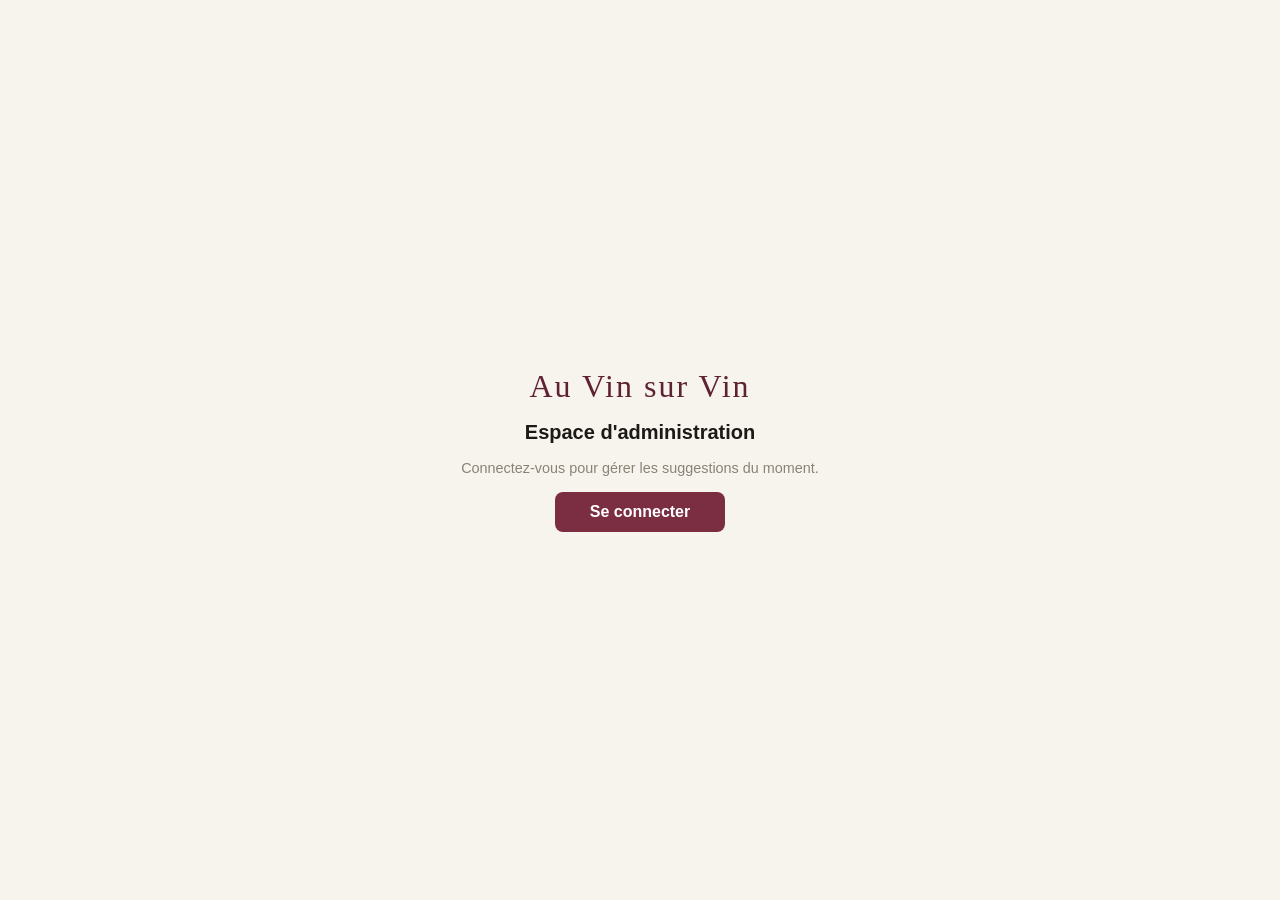
<file: admin/suggestions.html>
<!DOCTYPE html>
<html lang="fr">
<head>
  <meta charset="UTF-8">
  <meta name="viewport" content="width=device-width, initial-scale=1">
  <title>Suggestions du moment — Admin Au Vin sur Vin</title>
  <meta name="robots" content="noindex, nofollow">
  <link rel="stylesheet" href="admin.css">
  <script src="https://identity.netlify.com/v1/netlify-identity-widget.js"></script>
</head>
<body>

  <div id="loginScreen">
    <div class="brand">Au Vin sur Vin</div>
    <h1>Espace d'administration</h1>
    <p>Connectez-vous pour gérer les suggestions du moment.</p>
    <button class="btn-login" onclick="CMS.login()">Se connecter</button>
  </div>

  <div id="adminScreen">
    <div class="topbar">
      <h1>🍽️ Suggestions du moment</h1>
      <span class="status" id="statusEl"></span>
      <button class="btn btn-ghost btn-sm" id="btnTuto">❓ Tutoriel</button>
      <a href="index.html" class="btn btn-ghost btn-sm">← Admin</a>
      <button class="btn-text" onclick="CMS.logout()">Déconnexion</button>
    </div>

    <div class="panel active">
      <div class="panel-header">
        <h2>Vos suggestions</h2>
        <button class="btn btn-primary" id="btnAdd">+ Ajouter une suggestion</button>
      </div>
      <p class="panel-hint">Les suggestions s'affichent sur le site dans la section « Suggestions du moment », dans l'ordre ci-dessous.
        Utilisez les flèches ↑ ↓ pour changer l'ordre. Vous pouvez en ajouter autant que vous voulez.</p>
      <div class="card-list" id="list"><div class="loading">Chargement…</div></div>
    </div>
  </div>

  <!-- Modale ajout / édition -->
  <div class="overlay" id="modal">
    <div class="modal">
      <button class="modal-close" onclick="closeModal()">&times;</button>
      <h2 id="modalTitle">Ajouter une suggestion</h2>
      <div class="fg" id="fgNom">
        <label><span class="lang-tag">FR</span>Nom du plat / menu *</label>
        <input type="text" id="fNom" placeholder="Ex : Tartare de bœuf frais au couteau">
      </div>
      <div class="fg" id="fgDesc">
        <label><span class="lang-tag">FR</span>Description <span class="hint">(facultatif — s'affiche sous le nom)</span></label>
        <textarea id="fDesc" placeholder="Ex : Servi avec frites maison et salade"></textarea>
      </div>
      <div class="fg">
        <label><span class="lang-tag">EN</span>Nom en anglais <span class="hint">(facultatif — pour la version anglaise du site ; sinon le français est affiché)</span></label>
        <input type="text" id="fNomEn" placeholder="Ex : Hand-cut fresh beef tartare">
      </div>
      <div class="fg">
        <label><span class="lang-tag">EN</span>Description en anglais <span class="hint">(facultatif)</span></label>
        <textarea id="fDescEn" placeholder="Ex : Served with homemade fries and salad"></textarea>
      </div>
      <div class="modal-footer">
        <button class="btn btn-ghost" onclick="closeModal()">Annuler</button>
        <button class="btn btn-primary" id="btnSave" onclick="saveItem()">Enregistrer</button>
      </div>
    </div>
  </div>

  <script src="cms.js?v=4"></script>
  <script src="tour.js?v=4"></script>
  <script>
  (function () {
    'use strict';
    var FILE = 'data/suggestions.json', data = { suggestions: [] }, sha = '', editIdx = -1;

    CMS.requireAuth(load);

    function load() {
      CMS.status('saving', 'Chargement…');
      CMS.load(FILE).then(function (r) {
        data = r.data; sha = r.sha;
        if (!Array.isArray(data.suggestions)) data.suggestions = [];
        CMS.status('', ''); render();
      }).catch(function (e) { CMS.status('error', 'Erreur de chargement'); console.error(e); });
    }

    function persist(msg) {
      CMS.status('saving', 'Enregistrement…');
      return CMS.save(FILE, data, sha, msg).then(function (newSha) {
        sha = newSha;
        CMS.status('saved', 'Enregistré ✓ — en ligne dans ~1 min');
        setTimeout(function () { CMS.status('', ''); }, 4000);
      }).catch(function (e) { CMS.status('error', 'Erreur d\'enregistrement'); console.error(e); throw e; });
    }

    function render() {
      var list = document.getElementById('list');
      if (!data.suggestions.length) {
        list.innerHTML = '<div class="placeholder">Aucune suggestion pour le moment.<br>Cliquez sur « + Ajouter une suggestion ».</div>';
        return;
      }
      list.innerHTML = '';
      data.suggestions.forEach(function (s, i) {
        var card = document.createElement('div');
        card.className = 'item-card';
        card.innerHTML =
          '<div class="item-card__body"><div class="item-card__title">' + CMS.eh(s.nom) +
          (s.nom_en ? ' <span class="lang-tag" title="Traduction anglaise renseignée">EN ✓</span>' : '') + '</div>' +
          (s.description ? '<div class="item-card__text">' + CMS.eh(s.description) + '</div>' : '') + '</div>' +
          '<div class="item-card__actions">' +
          '<button class="btn btn-ghost btn-sm" ' + (i === 0 ? 'disabled' : '') + ' onclick="moveItem(' + i + ',-1)">↑</button>' +
          '<button class="btn btn-ghost btn-sm" ' + (i === data.suggestions.length - 1 ? 'disabled' : '') + ' onclick="moveItem(' + i + ',1)">↓</button>' +
          '<button class="btn btn-ghost btn-sm" onclick="editItem(' + i + ')">✏️ Modifier</button>' +
          '<button class="btn btn-danger btn-sm" onclick="deleteItem(' + i + ')">Supprimer</button>' +
          '</div>';
        list.appendChild(card);
      });
    }

    window.openModal = function () {
      editIdx = -1;
      document.getElementById('modalTitle').textContent = 'Ajouter une suggestion';
      document.getElementById('fNom').value = '';
      document.getElementById('fDesc').value = '';
      document.getElementById('fNomEn').value = '';
      document.getElementById('fDescEn').value = '';
      document.getElementById('modal').classList.add('open');
    };
    window.closeModal = function () { document.getElementById('modal').classList.remove('open'); };

    window.editItem = function (i) {
      editIdx = i;
      var s = data.suggestions[i];
      document.getElementById('modalTitle').textContent = 'Modifier la suggestion';
      document.getElementById('fNom').value = s.nom || '';
      document.getElementById('fDesc').value = s.description || '';
      document.getElementById('fNomEn').value = s.nom_en || '';
      document.getElementById('fDescEn').value = s.description_en || '';
      document.getElementById('modal').classList.add('open');
    };

    window.saveItem = function () {
      var nom = document.getElementById('fNom').value.trim();
      if (!nom) { alert('Le nom est obligatoire.'); return; }
      var desc = document.getElementById('fDesc').value.trim();
      var nomEn = document.getElementById('fNomEn').value.trim();
      var descEn = document.getElementById('fDescEn').value.trim();
      var msg;
      if (editIdx >= 0) {
        var s = data.suggestions[editIdx];
        s.nom = nom; s.description = desc;
        s.nom_en = nomEn; s.description_en = descEn;
        msg = 'Suggestion modifiée : ' + nom;
      } else {
        data.suggestions.push({ id: 's' + Date.now(), nom: nom, description: desc, nom_en: nomEn, description_en: descEn });
        msg = 'Suggestion ajoutée : ' + nom;
      }
      persist(msg).then(function () { closeModal(); render(); });
    };

    window.deleteItem = function (i) {
      var s = data.suggestions[i];
      if (!confirm('Supprimer « ' + s.nom + ' » ?')) return;
      data.suggestions.splice(i, 1);
      persist('Suggestion supprimée : ' + s.nom).then(render);
    };

    window.moveItem = function (i, dir) {
      var j = i + dir;
      if (j < 0 || j >= data.suggestions.length) return;
      var tmp = data.suggestions[i];
      data.suggestions[i] = data.suggestions[j];
      data.suggestions[j] = tmp;
      render();
      persist('Ordre des suggestions modifié');
    };

    document.getElementById('btnAdd').addEventListener('click', openModal);

    /* ---- Tutoriel ---- */
    var TOUR = [
      { el: null, title: 'Gérer vos suggestions 🍽️',
        text: 'Cette page pilote la section « Suggestions du moment » du site.\nVoici comment ajouter, modifier, réordonner ou supprimer un plat.' },
      { el: '#btnAdd', title: '1. Ajouter une suggestion',
        text: 'Cliquez ici pour ouvrir la fenêtre d’ajout : saisissez le nom du plat (obligatoire) et une description si vous voulez, puis « Enregistrer ».\nLes champs « EN » sont pour la version anglaise du site : facultatifs — si vous les laissez vides, le texte français s’affiche aussi en anglais.\nAucune limite : ajoutez autant de suggestions que nécessaire.' },
      { el: '#list', title: '2. Modifier, réordonner, supprimer',
        text: 'Chaque ligne est une suggestion affichée sur le site.\n✏️ Modifier : changer le nom ou la description.\n↑ ↓ : changer l’ordre d’affichage.\nSupprimer : retirer le plat (une confirmation est demandée).' },
      { el: '#statusEl', title: '3. L’enregistrement est automatique',
        text: 'Après chaque action, l’état s’affiche ici : « Enregistré ✓ ».\nLe site en ligne se met à jour tout seul en 1 minute environ. Rien d’autre à faire !' },
      { el: null, title: 'C’est tout ! ✨',
        text: 'Astuce : mettez les plats du jour en haut de la liste avec les flèches ↑.\nPensez à supprimer les plats qui ne sont plus servis.' }
    ];
    document.getElementById('btnTuto').addEventListener('click', function () { Tour.start(TOUR); });
  })();
  </script>
</body>
</html>
</file>
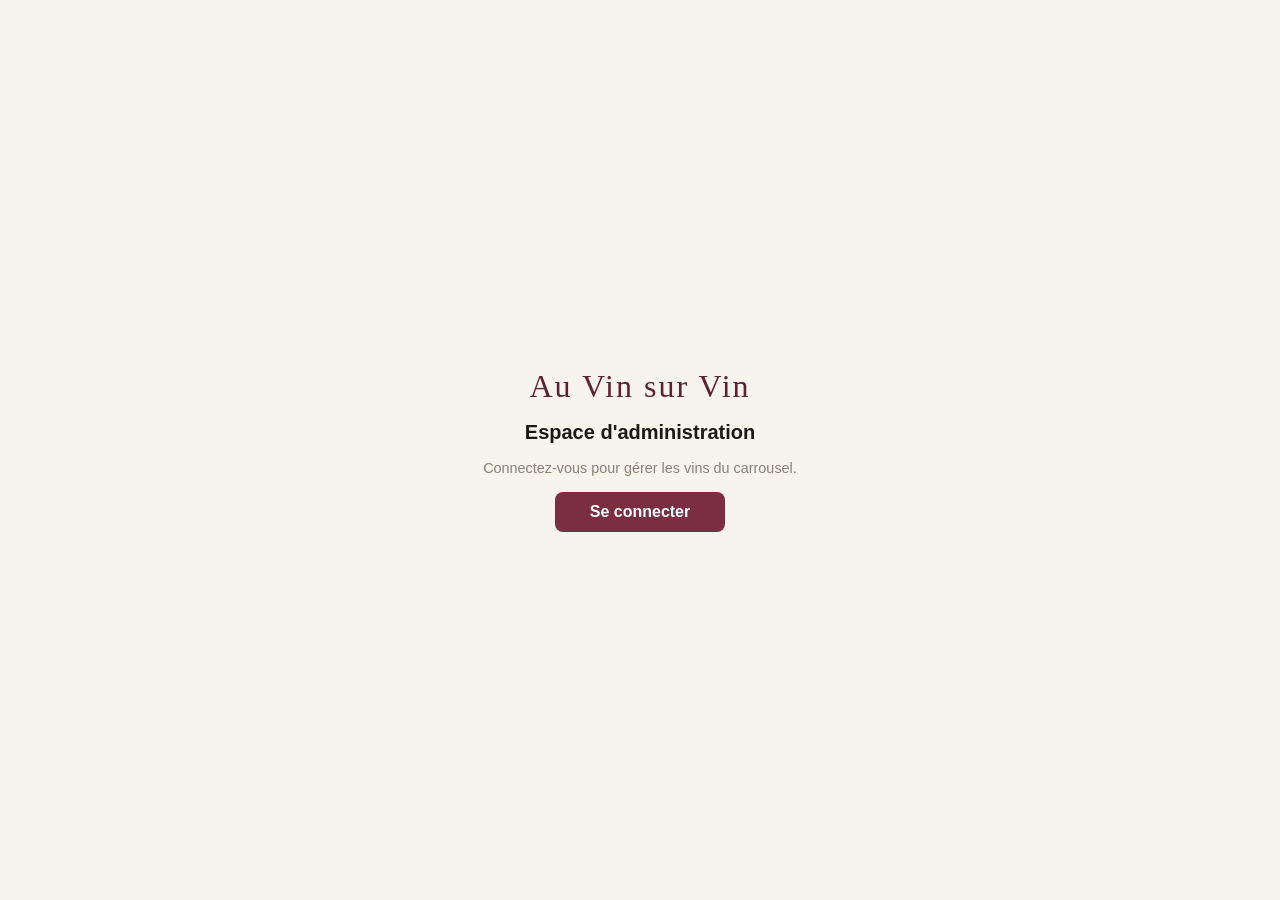
<file: admin/vins.html>
<!DOCTYPE html>
<html lang="fr">
<head>
  <meta charset="UTF-8">
  <meta name="viewport" content="width=device-width, initial-scale=1">
  <title>Vins — Admin Au Vin sur Vin</title>
  <meta name="robots" content="noindex, nofollow">
  <link rel="stylesheet" href="admin.css">
  <script src="https://identity.netlify.com/v1/netlify-identity-widget.js"></script>
</head>
<body>

  <div id="loginScreen">
    <div class="brand">Au Vin sur Vin</div>
    <h1>Espace d'administration</h1>
    <p>Connectez-vous pour gérer les vins du carrousel.</p>
    <button class="btn-login" onclick="CMS.login()">Se connecter</button>
  </div>

  <div id="adminScreen">
    <div class="topbar">
      <h1>🍷 Vins du carrousel</h1>
      <span class="status" id="statusEl"></span>
      <button class="btn btn-ghost btn-sm" id="btnTuto">❓ Tutoriel</button>
      <a href="index.html" class="btn btn-ghost btn-sm">← Admin</a>
      <button class="btn-text" onclick="CMS.logout()">Déconnexion</button>
    </div>

    <div class="panel active">
      <div class="panel-header">
        <h2>Vos vins</h2>
        <button class="btn btn-primary" id="btnAdd">+ Ajouter un vin</button>
      </div>
      <p class="panel-hint">Ces vins défilent dans la section « Nos vins » du site, dans l'ordre ci-dessous.
        Utilisez les flèches ↑ ↓ pour changer l'ordre.</p>
      <div class="card-list" id="list"><div class="loading">Chargement…</div></div>
    </div>
  </div>

  <!-- Modale ajout / édition -->
  <div class="overlay" id="modal">
    <div class="modal">
      <button class="modal-close" onclick="closeModal()">&times;</button>
      <h2 id="modalTitle">Ajouter un vin</h2>
      <div class="fg">
        <label>Nom du domaine / du vin *</label>
        <input type="text" id="fNom" placeholder="Ex : Domaine Christophe Pichon">
      </div>
      <div class="fg">
        <label>Appellation <span class="hint">(facultatif)</span></label>
        <input type="text" id="fAppellation" placeholder="Ex : Côte-Rôtie">
      </div>
      <div class="fg" id="fgPhoto">
        <label>Photo de la bouteille <span class="hint">(facultatif — prise verticale conseillée)</span></label>
        <div class="photo-slot__wrap" style="aspect-ratio:3/4;max-width:180px">
          <input type="file" id="fPhoto" accept="image/*">
          <img id="fPhotoPreview" alt="" style="display:none">
          <div class="photo-slot__empty" id="fPhotoEmpty">📷<br>Cliquer pour choisir<br>une photo</div>
        </div>
      </div>
      <div class="modal-footer">
        <button class="btn btn-ghost" onclick="closeModal()">Annuler</button>
        <button class="btn btn-primary" id="btnSave" onclick="saveItem()">Enregistrer</button>
      </div>
    </div>
  </div>

  <script src="cms.js?v=4"></script>
  <script src="tour.js?v=4"></script>
  <script src="crop.js?v=4"></script>
  <script>
  (function () {
    'use strict';
    var FILE = 'data/vins.json', data = { vins: [] }, sha = '', editIdx = -1, pendingFile = null;
    // Aperçus locaux des photos fraîchement envoyées (id vin → objectURL),
    // affichés sans attendre le déploiement du site (~1 min)
    var freshPreviews = {};

    CMS.requireAuth(load);

    function load() {
      CMS.status('saving', 'Chargement…');
      CMS.load(FILE).then(function (r) {
        data = r.data; sha = r.sha;
        if (!Array.isArray(data.vins)) data.vins = [];
        CMS.status('', ''); render();
      }).catch(function (e) { CMS.status('error', 'Erreur de chargement'); console.error(e); });
    }

    function persist(msg) {
      CMS.status('saving', 'Enregistrement…');
      return CMS.save(FILE, data, sha, msg).then(function (newSha) {
        sha = newSha;
        CMS.status('saved', 'Enregistré ✓ — en ligne dans ~1 min');
        setTimeout(function () { CMS.status('', ''); }, 4000);
      }).catch(function (e) { CMS.status('error', 'Erreur d\'enregistrement'); console.error(e); throw e; });
    }

    function render() {
      var list = document.getElementById('list');
      if (!data.vins.length) {
        list.innerHTML = '<div class="placeholder">Aucun vin pour le moment.<br>Cliquez sur « + Ajouter un vin ».</div>';
        return;
      }
      list.innerHTML = '';
      data.vins.forEach(function (v, i) {
        var card = document.createElement('div');
        card.className = 'item-card';
        var thumbSrc = freshPreviews[v.id] || (v.image ? CMS.imgSrc(v.image) : '');
        card.innerHTML =
          (thumbSrc ? '<img class="thumb" src="' + CMS.esc(thumbSrc) + '" alt="">' : '<div class="no-thumb">🍷</div>') +
          '<div class="item-card__body"><div class="item-card__title">' + CMS.eh(v.nom) + '</div>' +
          (v.appellation ? '<div class="item-card__text">' + CMS.eh(v.appellation) + '</div>' : '') + '</div>' +
          '<div class="item-card__actions">' +
          '<button class="btn btn-ghost btn-sm" ' + (i === 0 ? 'disabled' : '') + ' onclick="moveItem(' + i + ',-1)">↑</button>' +
          '<button class="btn btn-ghost btn-sm" ' + (i === data.vins.length - 1 ? 'disabled' : '') + ' onclick="moveItem(' + i + ',1)">↓</button>' +
          '<button class="btn btn-ghost btn-sm" onclick="editItem(' + i + ')">✏️ Modifier</button>' +
          '<button class="btn btn-danger btn-sm" onclick="deleteItem(' + i + ')">Supprimer</button>' +
          '</div>';
        list.appendChild(card);
      });
    }

    function setPreview(src) {
      var img = document.getElementById('fPhotoPreview');
      var empty = document.getElementById('fPhotoEmpty');
      if (src) { img.src = src; img.style.display = 'block'; empty.style.display = 'none'; }
      else { img.style.display = 'none'; empty.style.display = 'flex'; }
    }

    window.openModal = function () {
      editIdx = -1; pendingFile = null;
      document.getElementById('modalTitle').textContent = 'Ajouter un vin';
      document.getElementById('fNom').value = '';
      document.getElementById('fAppellation').value = '';
      document.getElementById('fPhoto').value = '';
      setPreview('');
      document.getElementById('modal').classList.add('open');
    };
    window.closeModal = function () { document.getElementById('modal').classList.remove('open'); };

    window.editItem = function (i) {
      editIdx = i; pendingFile = null;
      var v = data.vins[i];
      document.getElementById('modalTitle').textContent = 'Modifier le vin';
      document.getElementById('fNom').value = v.nom || '';
      document.getElementById('fAppellation').value = v.appellation || '';
      document.getElementById('fPhoto').value = '';
      setPreview(v.image ? CMS.imgSrc(v.image) : '');
      document.getElementById('modal').classList.add('open');
    };

    document.getElementById('fPhoto').addEventListener('change', function () {
      if (!this.files || !this.files[0]) return;
      var original = this.files[0];
      this.value = '';
      // Recadrage au format bouteille (portrait 3:4) avant envoi
      Crop.open(original, { aspect: 3 / 4, title: 'Photo de la bouteille' }).then(function (file) {
        if (!file) return; // annulé
        pendingFile = file;
        setPreview(URL.createObjectURL(pendingFile));
      });
    });

    window.saveItem = function () {
      var nom = document.getElementById('fNom').value.trim();
      if (!nom) { alert('Le nom est obligatoire.'); return; }
      var appellation = document.getElementById('fAppellation').value.trim();
      var btn = document.getElementById('btnSave');
      btn.disabled = true;

      var ready = pendingFile
        ? (CMS.status('saving', 'Envoi de la photo…'), CMS.uploadImage(pendingFile))
        : Promise.resolve(null);

      var localPreview = pendingFile ? URL.createObjectURL(pendingFile) : null;
      ready.then(function (path) {
        var msg, id;
        if (editIdx >= 0) {
          var v = data.vins[editIdx];
          v.nom = nom; v.appellation = appellation;
          if (path) v.image = path;
          id = v.id;
          msg = 'Vin modifié : ' + nom;
        } else {
          id = 'v' + Date.now();
          data.vins.push({ id: id, nom: nom, appellation: appellation, image: path || '' });
          msg = 'Vin ajouté : ' + nom;
        }
        // Aperçu immédiat de la photo envoyée, sans attendre le déploiement
        if (path && localPreview) freshPreviews[id] = localPreview;
        return persist(msg);
      }).then(function () { closeModal(); render(); })
        .catch(function (e) {
          var msg = (e && e.friendly) ? e.message
            : 'Erreur d\'envoi (' + String(e && e.message || e).slice(0, 120) + ')';
          CMS.status('error', msg);
          console.error(e);
        })
        .then(function () { btn.disabled = false; });
    };

    window.deleteItem = function (i) {
      var v = data.vins[i];
      if (!confirm('Supprimer « ' + v.nom + ' » ?')) return;
      data.vins.splice(i, 1);
      persist('Vin supprimé : ' + v.nom).then(render);
    };

    window.moveItem = function (i, dir) {
      var j = i + dir;
      if (j < 0 || j >= data.vins.length) return;
      var tmp = data.vins[i];
      data.vins[i] = data.vins[j];
      data.vins[j] = tmp;
      render();
      persist('Ordre des vins modifié');
    };

    document.getElementById('btnAdd').addEventListener('click', openModal);

    /* ---- Tutoriel ---- */
    var TOUR = [
      { el: null, title: 'Gérer vos vins 🍷',
        text: 'Cette page pilote le carrousel « Nos vins » du site.\nVoici comment ajouter une bouteille, changer sa photo ou l’ordre d’affichage.' },
      { el: '#btnAdd', title: '1. Ajouter un vin',
        text: 'Cliquez ici : saisissez le nom du domaine, l’appellation (facultatif), puis cliquez sur le cadre photo pour choisir une image de la bouteille depuis votre téléphone ou ordinateur.\nTerminez avec « Enregistrer ».' },
      { el: '#list', title: '2. Modifier, réordonner, supprimer',
        text: '✏️ Modifier : changer le nom, l’appellation ou remplacer la photo.\n↑ ↓ : changer l’ordre dans le carrousel.\nSupprimer : retirer le vin.' },
      { el: '#statusEl', title: '3. Mise en ligne automatique',
        text: 'Après « Enregistré ✓ », le site se met à jour tout seul en 1 minute environ.\nL’envoi d’une photo peut prendre quelques secondes de plus.' }
    ];
    document.getElementById('btnTuto').addEventListener('click', function () { Tour.start(TOUR); });
  })();
  </script>
</body>
</html>
</file>
<file: admin/admin.css>
/* ============================================================
   admin.css — Styles partagés de l'admin LMG Bijoux
   ============================================================ */
:root {
  --gold: #7B2D42;
  --gold-dark: #5e2233;
  --ink: #1c1a17;
  --muted: #8a8275;
  --border: #e6e1d6;
  --bg: #f7f4ee;
  --surface: #ffffff;
  --danger: #d24b4b;
  --success: #3a9a5c;
  --r: 10px;
  --shadow: 0 2px 10px rgba(28, 26, 23, .08);
}
* { box-sizing: border-box; margin: 0; padding: 0; }
body {
  font-family: -apple-system, BlinkMacSystemFont, 'Segoe UI', sans-serif;
  font-size: 14px; background: var(--bg); color: var(--ink); min-height: 100vh;
}
a { color: var(--gold-dark); }

/* ---- Login ---- */
#loginScreen {
  display: flex; flex-direction: column; align-items: center; justify-content: center;
  min-height: 100vh; gap: 1rem; text-align: center; padding: 1.5rem;
}
#loginScreen .brand { font-family: 'Cormorant Garamond', Georgia, serif; font-size: 2rem; color: var(--gold-dark); letter-spacing: 2px; }
#loginScreen h1 { font-size: 1.25rem; font-weight: 600; }
#loginScreen p { color: var(--muted); font-size: .9rem; max-width: 360px; }
.btn-login {
  padding: .7rem 2.2rem; background: var(--gold); color: #fff; border: none;
  border-radius: 8px; font-size: 1rem; cursor: pointer; font-weight: 600;
}
.btn-login:hover { background: var(--gold-dark); }

#adminScreen { display: none; }

/* ---- Topbar ---- */
.topbar {
  background: var(--surface); border-bottom: 1px solid var(--border);
  padding: .65rem 1.25rem; display: flex; align-items: center; gap: .75rem;
  position: sticky; top: 0; z-index: 100; box-shadow: var(--shadow); flex-wrap: wrap;
}
.topbar h1 { font-size: 1rem; font-weight: 600; flex: 1; min-width: 120px; }
.status { font-size: .78rem; padding: .25rem .65rem; border-radius: 50px; }
.status.saving { color: var(--gold-dark); background: rgba(201, 168, 76, .14); }
.status.saved { color: var(--success); background: rgba(58, 154, 92, .12); }
.status.error { color: var(--danger); background: rgba(210, 75, 75, .12); }

/* ---- Hub (accueil admin) ---- */
header.hub-header {
  background: var(--surface); border-bottom: 1px solid var(--border);
  padding: .85rem 1.5rem; display: flex; align-items: center; justify-content: space-between;
  box-shadow: var(--shadow);
}
header.hub-header h1 { font-size: 1rem; font-weight: 600; }
.welcome { text-align: center; padding: 2.5rem 1.5rem .5rem; max-width: 560px; margin: 0 auto; }
.welcome h2 { font-size: 1.4rem; margin-bottom: .4rem; font-family: 'Cormorant Garamond', Georgia, serif; }
.welcome p { font-size: .92rem; color: var(--muted); }
.hub {
  max-width: 880px; margin: 1.5rem auto 4rem; padding: 0 1.25rem;
  display: grid; grid-template-columns: repeat(auto-fill, minmax(240px, 1fr)); gap: 1.25rem;
}
.hub-card {
  background: var(--surface); border: 1.5px solid var(--border); border-radius: var(--r);
  padding: 1.6rem 1.4rem; text-decoration: none; color: var(--ink);
  display: flex; flex-direction: column; gap: .6rem; box-shadow: var(--shadow);
  transition: transform .2s, box-shadow .2s, border-color .2s; cursor: pointer;
}
.hub-card:hover { transform: translateY(-3px); box-shadow: 0 8px 24px rgba(28, 26, 23, .13); border-color: var(--gold); }
.hub-card__icon { font-size: 2rem; line-height: 1; }
.hub-card__title { font-size: 1.05rem; font-weight: 600; }
.hub-card__desc { font-size: .82rem; color: var(--muted); line-height: 1.55; }
.hub-card__arrow { margin-top: auto; font-size: .85rem; color: var(--gold-dark); font-weight: 600; }

/* ---- Tabs ---- */
.tabs-wrap { background: var(--surface); border-bottom: 1px solid var(--border); padding: 0 1.25rem; }
.tabs { display: flex; gap: 0; overflow-x: auto; max-width: 900px; margin: 0 auto; }
.tab {
  padding: .7rem 1.1rem; background: none; border: none; border-bottom: 2px solid transparent;
  margin-bottom: -1px; cursor: pointer; font-size: .88rem; font-weight: 500; color: var(--muted);
  white-space: nowrap; transition: color .2s;
}
.tab:hover { color: var(--ink); }
.tab.active { color: var(--gold-dark); border-bottom-color: var(--gold); }

/* ---- Panels ---- */
.panel { display: none; padding: 1.5rem 1.25rem; max-width: 900px; margin: 0 auto; }
.panel.active { display: block; }
.panel-header { display: flex; align-items: center; justify-content: space-between; margin-bottom: .5rem; flex-wrap: wrap; gap: .75rem; }
.panel-header h2 { font-size: 1.05rem; font-weight: 600; }
.panel-hint { font-size: .82rem; color: var(--muted); margin-bottom: 1.25rem; line-height: 1.55; }

/* ---- Buttons ---- */
.btn { padding: .5rem .95rem; border: none; border-radius: 7px; font-size: .85rem; font-weight: 600; cursor: pointer; transition: opacity .15s, background .15s; }
.btn:hover { opacity: .9; }
.btn:disabled { opacity: .5; cursor: default; }
.btn-primary { background: var(--gold); color: #fff; }
.btn-primary:hover { background: var(--gold-dark); opacity: 1; }
.btn-danger { background: var(--danger); color: #fff; }
.btn-ghost { background: transparent; border: 1.5px solid var(--border); color: var(--ink); }
.btn-sm { padding: .3rem .6rem; font-size: .76rem; }
.btn-text { background: none; border: none; color: var(--muted); font-size: .8rem; cursor: pointer; text-decoration: underline; }

/* ---- Item cards (listes avis / créations) ---- */
.card-list { display: flex; flex-direction: column; gap: .75rem; }
.item-card { background: var(--surface); border: 1px solid var(--border); border-radius: var(--r); padding: 1rem; display: flex; gap: 1rem; align-items: flex-start; box-shadow: var(--shadow); }
.item-card img.thumb { width: 70px; height: 70px; object-fit: cover; border-radius: 8px; flex-shrink: 0; background: #f0ece6; }
.item-card .no-thumb { width: 70px; height: 70px; border-radius: 8px; background: #f0ece6; display: flex; align-items: center; justify-content: center; color: #c4bcae; flex-shrink: 0; font-size: 1.4rem; }
.item-card__body { flex: 1; min-width: 0; }
.item-card__title { font-weight: 600; margin-bottom: .3rem; font-size: .95rem; }
.item-card__text { font-size: .82rem; color: var(--muted); line-height: 1.5; }
.item-card__meta { font-size: .76rem; color: var(--muted); margin-top: .4rem; }
.item-card__actions { display: flex; flex-direction: column; gap: .35rem; flex-shrink: 0; }
.badge-hidden { display: inline-block; font-size: .68rem; font-weight: 700; padding: .12rem .5rem; border-radius: 50px; background: rgba(210, 75, 75, .12); color: var(--danger); margin-left: .4rem; }

/* ---- Form groups ---- */
.fg { display: flex; flex-direction: column; gap: .3rem; margin-bottom: .9rem; }
.fg label { font-size: .74rem; font-weight: 700; text-transform: uppercase; letter-spacing: .04em; color: var(--muted); }
.fg input, .fg select, .fg textarea {
  padding: .55rem .7rem; border: 1.5px solid var(--border); border-radius: 7px; font-size: .92rem;
  font-family: inherit; outline: none; transition: border-color .2s; background: #fff; color: var(--ink); width: 100%;
}
.fg input:focus, .fg select:focus, .fg textarea:focus { border-color: var(--gold); }
.fg textarea { resize: vertical; min-height: 80px; line-height: 1.5; }
.fg .hint { font-size: .72rem; color: var(--muted); font-weight: 400; text-transform: none; letter-spacing: 0; }
.frow { display: grid; grid-template-columns: 1fr 1fr; gap: .75rem; }
.lang-row { display: grid; grid-template-columns: 1fr 1fr; gap: .75rem; }
@media (max-width: 640px) { .frow, .lang-row { grid-template-columns: 1fr; } }
.lang-tag { display: inline-block; font-size: .66rem; font-weight: 700; padding: .1rem .4rem; border-radius: 4px; background: rgba(201,168,76,.16); color: var(--gold-dark); margin-right: .35rem; }
.form-save-row { display: flex; justify-content: flex-end; gap: .6rem; margin-top: 1rem; padding-top: 1rem; border-top: 1px solid var(--border); }

/* ---- Section card (groupes de textes) ---- */
.section-card { background: var(--surface); border: 1px solid var(--border); border-radius: var(--r); padding: 1.25rem; margin-bottom: 1rem; box-shadow: var(--shadow); }
.section-card__title { font-size: .9rem; font-weight: 700; margin-bottom: 1rem; color: var(--ink); display: flex; align-items: center; gap: .4rem; }

/* ---- Photo slots ---- */
.photos-grid { display: grid; grid-template-columns: repeat(auto-fill, minmax(200px, 1fr)); gap: 1rem; }
.photo-slot { background: var(--surface); border: 1px solid var(--border); border-radius: var(--r); padding: .85rem; box-shadow: var(--shadow); }
.photo-slot__label { font-size: .72rem; font-weight: 700; text-transform: uppercase; letter-spacing: .04em; color: var(--muted); margin-bottom: .55rem; display: block; }
.photo-slot__wrap { position: relative; border: 2px dashed var(--border); border-radius: 7px; overflow: hidden; cursor: pointer; aspect-ratio: 4/3; transition: border-color .2s; }
.photo-slot__wrap:hover { border-color: var(--gold); }
.photo-slot__wrap input[type="file"] { position: absolute; inset: 0; opacity: 0; cursor: pointer; width: 100%; height: 100%; }
.photo-slot__wrap img { width: 100%; height: 100%; object-fit: cover; display: block; }
.photo-slot__empty { display: flex; align-items: center; justify-content: center; height: 100%; color: var(--muted); font-size: .8rem; flex-direction: column; gap: .35rem; padding: .75rem; text-align: center; }
.photo-slot__hint { font-size: .72rem; color: var(--muted); margin-top: .4rem; text-align: center; }

/* ---- Modal / overlay ---- */
.overlay { display: none; position: fixed; inset: 0; background: rgba(0, 0, 0, .45); z-index: 1000; overflow-y: auto; padding: 2rem 1rem; }
.overlay.open { display: flex; align-items: flex-start; justify-content: center; }
.modal { background: var(--surface); border-radius: 12px; width: 100%; max-width: 540px; padding: 1.5rem; box-shadow: 0 24px 64px rgba(0, 0, 0, .28); position: relative; margin: auto; }
.modal h2 { font-size: 1.05rem; font-weight: 600; margin-bottom: 1.25rem; }
.modal-close { position: absolute; top: .8rem; right: .9rem; background: none; border: none; font-size: 1.5rem; cursor: pointer; color: var(--muted); line-height: 1; }
.modal-close:hover { color: var(--ink); }
.modal-footer { display: flex; gap: .6rem; justify-content: flex-end; margin-top: 1.25rem; padding-top: 1rem; border-top: 1px solid var(--border); }

.placeholder { text-align: center; padding: 2.5rem; color: var(--muted); }
.loading { text-align: center; padding: 3rem; color: var(--muted); }
</file>
<file: css/style.css>
/* ============================================
   AU VIN SUR VIN — Site complet v2
   Palette logo : corail #E06458 · creme #f8f3eb
   Palette etendue : bordeaux #5A1C30 · charbon #1e1a17 · or #D4B040
   Typo : Cormorant Garamond + DM Sans
   Design : parallax · relief · glow · full width
   ============================================ */

@keyframes shake{
  0%,100%{transform:rotate(0)}
  10%{transform:rotate(-8deg)}
  20%{transform:rotate(8deg)}
  30%{transform:rotate(-6deg)}
  40%{transform:rotate(6deg)}
  50%{transform:rotate(0)}
}
*,*::before,*::after{margin:0;padding:0;box-sizing:border-box}

:root{
  --corail:#7B2D42;
  --corail-light:#9A4560;
  --corail-dark:#5E1A30;
  --corail-bg:rgba(123,45,66,.09);
  --bordeaux:#5A1C30;
  --bordeaux-light:#7D2D4C;
  --creme:#f8f3eb;
  --creme-dark:#ede5d6;
  --or:#D4B040;
  --or-light:#E4C656;
  --or-dark:#B69438;
  --charbon:#1e1a17;
  --charbon-light:#3a332d;
  --charbon-mid:#2a2420;
  --blanc:#ffffff;
  --ombre:rgba(30,26,23,.08);
  --ombre-forte:rgba(30,26,23,.18);
  --radius:14px;
  --radius-sm:8px;
  --transition:.35s cubic-bezier(.4,0,.2,1);
  --font-title:'Cormorant Garamond',Georgia,serif;
  --font-body:'DM Sans','Segoe UI',sans-serif;
}

html{scroll-behavior:smooth;font-size:16px;overflow-x:hidden}
html,body{max-width:100vw;overflow-x:hidden}

body{
  font-family:var(--font-body);
  color:var(--charbon);
  background:var(--creme);
  line-height:1.7;
  overflow-x:hidden;
  -webkit-font-smoothing:antialiased;
}

img{display:block;max-width:100%;height:auto}
a{color:inherit;text-decoration:none;transition:color var(--transition)}
.nowrap{white-space:nowrap}
ul{list-style:none}

/* Grain texture */
body::before{
  content:'';position:fixed;inset:0;z-index:99;pointer-events:none;opacity:.022;
  background-image:url("data:image/svg+xml,%3Csvg viewBox='0 0 256 256' xmlns='http://www.w3.org/2000/svg'%3E%3Cfilter id='g'%3E%3CfeTurbulence type='fractalNoise' baseFrequency='.8' numOctaves='4' stitchTiles='stitch'/%3E%3C/filter%3E%3Crect width='100%25' height='100%25' filter='url(%23g)'/%3E%3C/svg%3E");
}

h1,h2,h3,h4{font-family:var(--font-title);font-weight:600;line-height:1.2}

.section-title{font-size:clamp(1.8rem,4vw,2.8rem);margin-bottom:.5em}
.section-sub{font-size:1.05rem;opacity:.7;max-width:600px;margin:0 auto 2.5rem}
.text-center{text-align:center}

/* Full width container */
.container{width:94%;max-width:1400px;margin:0 auto}
section{padding:5rem 0}

/* Section badge */
.section-badge{
  display:inline-block;font-family:var(--font-body);font-size:.75rem;font-weight:700;
  letter-spacing:.15em;text-transform:uppercase;color:var(--corail);
  background:var(--corail-bg);border:1px solid rgba(123,45,66,.2);
  padding:.4em 1.2em;border-radius:50px;margin-bottom:1rem;
}
.section-badge-light{
  color:var(--corail-light);background:rgba(123,45,66,.1);border-color:rgba(123,45,66,.25);
}

.section-badge + h2{position:relative}

/* Reveal animations — enhanced stagger */
.reveal{opacity:0;transform:translateY(40px) scale(.97);transition:opacity .8s cubic-bezier(.22,1,.36,1),transform .8s cubic-bezier(.22,1,.36,1)}
.reveal.visible{opacity:1;transform:translateY(0) scale(1)}
.reveal.reveal-left{transform:translateX(-60px) scale(.97)}
.reveal.reveal-left.visible{transform:translateX(0) scale(1)}
.reveal.reveal-right{transform:translateX(60px) scale(.97)}
.reveal.reveal-right.visible{transform:translateX(0) scale(1)}
.reveal.reveal-zoom{transform:scale(.85);opacity:0}
.reveal.reveal-zoom.visible{transform:scale(1);opacity:1}
.reveal.reveal-rotate{transform:rotate(-4deg) translateY(40px);opacity:0}
.reveal.reveal-rotate.visible{transform:rotate(0) translateY(0);opacity:1}

/* ============================================ PARTICLE CANVAS */
.particles-canvas{
  position:fixed;top:0;left:0;width:100%;height:100%;
  pointer-events:none;z-index:1;
}

/* ============================================ FLOATING LOGO (scroll-reactive) */
.floating-logo{
  position:absolute;pointer-events:none;z-index:2;
  width:clamp(60px,8vw,120px);height:clamp(60px,8vw,120px);
  opacity:0;transition:opacity .6s ease;
  will-change:transform;
}
.floating-logo.visible{opacity:.12}
.floating-logo img{
  width:100%;height:100%;object-fit:contain;
  border-radius:50%;
  filter:drop-shadow(0 0 20px rgba(123,45,66,.4)) drop-shadow(0 0 50px rgba(123,45,66,.15));
}

/* Section-specific floating logo positions */
.philosophie .floating-logo{top:10%;right:5%}
.saisons .floating-logo{top:15%;left:3%}
.vins-section .floating-logo{bottom:20%;right:4%}
.contact .floating-logo{top:8%;right:6%}

/* ============================================ PARALLAX LAYERS */
[data-parallax-bg]{
  position:relative;overflow:hidden;
}
[data-parallax-bg]::before{
  content:'';position:absolute;inset:-20%;
  background:inherit;will-change:transform;
  z-index:0;
}

/* ============================================ SECTION DIVIDER PARTICLES */
.section-particles{
  position:absolute;width:100%;height:100%;top:0;left:0;
  pointer-events:none;overflow:hidden;z-index:0;
}
.section-particle{
  position:absolute;border-radius:50%;
  background:radial-gradient(circle,rgba(123,45,66,.3),transparent 70%);
  animation:float-particle linear infinite;
  will-change:transform,opacity;
}
@keyframes float-particle{
  0%{transform:translateY(100%) rotate(0deg);opacity:0}
  10%{opacity:1}
  90%{opacity:1}
  100%{transform:translateY(-100%) rotate(360deg);opacity:0}
}

/* Wine drop particles */
.wine-drop{
  position:absolute;width:6px;height:8px;
  background:var(--corail);border-radius:50% 50% 50% 50% / 60% 60% 40% 40%;
  opacity:0;animation:wine-drop-fall linear infinite;
  will-change:transform,opacity;
}
@keyframes wine-drop-fall{
  0%{transform:translateY(-20px) scale(.5);opacity:0}
  15%{opacity:.6}
  85%{opacity:.4}
  100%{transform:translateY(100vh) scale(1);opacity:0}
}

/* Sparkle effect */
.sparkle{
  position:absolute;width:4px;height:4px;
  background:var(--or);border-radius:50%;
  animation:sparkle-pulse 2s ease-in-out infinite;
  will-change:transform,opacity;
}
@keyframes sparkle-pulse{
  0%,100%{transform:scale(0);opacity:0}
  50%{transform:scale(1);opacity:.8}
}

/* ============================================ PARALLAX SECTION BACKGROUNDS */
.saisons{position:relative;overflow:hidden}
.terrasse-section{position:relative;overflow:hidden}
.vins-section{position:relative;overflow:hidden}
.contact{position:relative;overflow:hidden}
.philosophie{position:relative;overflow:hidden}

/* ============================================ NAVBAR */
.navbar{
  position:fixed;top:0;left:0;width:100%;z-index:1000;
  background:rgba(30,26,23,.94);
  backdrop-filter:blur(14px);-webkit-backdrop-filter:blur(14px);
  border-bottom:1px solid rgba(123,45,66,.1);
  transition:box-shadow var(--transition);
}
.navbar.scrolled{box-shadow:0 4px 30px rgba(0,0,0,.25)}

.navbar-inner{display:flex;align-items:center;justify-content:space-between;height:56px;gap:.5rem;width:98%;max-width:1400px;margin:0 auto}

.navbar-logo{display:flex;align-items:center;gap:.5rem;font-family:var(--font-title);font-size:1.35rem;font-weight:700;color:var(--creme);flex-shrink:0;transition:transform var(--transition)}
.navbar-logo:hover{transform:scale(1.02)}
.navbar-logo img{height:36px;width:auto;border-radius:6px}
.navbar-logo span{color:var(--corail)}

.navbar-links{display:flex;align-items:center;gap:1rem}
.navbar-links a{font-size:.82rem;font-weight:600;color:rgba(248,243,235,.75);position:relative;padding:.2em 0;letter-spacing:.02em;white-space:nowrap}
.navbar-links a::after{content:'';position:absolute;bottom:-2px;left:0;width:0;height:2px;background:var(--corail);transition:width var(--transition)}
.navbar-links a:hover{color:var(--creme)}
.navbar-links a:hover::after{width:100%}

.btn-nav-cta{padding:.55em 1.3em!important;font-size:.82rem!important}
.btn-nav-cta::after{display:none!important}
.btn-nav-cta svg{width:14px;height:14px}

/* Language switch */
.lang-switch{display:flex;align-items:center;gap:.3rem;flex-shrink:0}
.lang-btn{background:none;border:none;cursor:pointer;padding:.3em .5em;border-radius:4px;transition:all var(--transition);color:rgba(248,243,235,.5);font-family:var(--font-body);font-size:.78rem;font-weight:700;letter-spacing:.05em}
.lang-btn.active{color:var(--corail);background:rgba(123,45,66,.12)}
.lang-btn:hover{color:var(--creme)}
.lang-sep{color:rgba(248,243,235,.2);font-size:.75rem}

.navbar-social{display:flex;align-items:center;gap:.6rem;flex-shrink:0}
.navbar-social a{display:flex;align-items:center;justify-content:center;width:32px;height:32px;background:none;transition:opacity .3s ease}
.navbar-social a[aria-label="Instagram"] svg{fill:#E1306C}
.navbar-social a[aria-label="Facebook"] svg{fill:#1877F2}
.navbar-social a[aria-label="Facebook"]{animation:shake 2.5s ease-in-out infinite}
.navbar-social a:hover{opacity:.7}
.navbar-social svg{width:20px;height:20px}

/* Social icons inside burger menu (mobile/tablet only) */
.burger-social{display:none}
@media(max-width:768px){
  .burger-social{
    display:flex;align-items:center;justify-content:center;gap:1.2rem;
    margin-top:.8rem;
  }
  .burger-social a{
    display:flex;align-items:center;justify-content:center;
    width:44px;height:44px;background:none;
    transition:opacity .3s ease;
  }
  .burger-social a[aria-label="Instagram"] svg{fill:#E1306C}
  .burger-social a[aria-label="Facebook"] svg{fill:#1877F2}
  .burger-social a[aria-label="Facebook"]{animation:shake 2.5s ease-in-out infinite}
  .burger-social a:hover{opacity:.7}
  .burger-social svg{width:24px;height:24px}
}

/* Burger */
.burger{display:none;flex-direction:column;gap:5px;background:none;border:none;cursor:pointer;padding:4px;z-index:1001}
.burger span{display:block;width:24px;height:2.5px;background:var(--creme);border-radius:3px;transition:var(--transition)}
.burger.active span:nth-child(1){transform:rotate(45deg) translate(5px,5px)}
.burger.active span:nth-child(2){opacity:0}
.burger.active span:nth-child(3){transform:rotate(-45deg) translate(5px,-5px)}

@media(max-width:1100px){
  .navbar-links a:not(.btn-nav-cta){display:none}
  .navbar-links{gap:.8rem}
}

@media(max-width:768px){
  .burger{display:flex}
  .navbar-links{
    position:fixed;top:0;right:0;width:min(300px,85vw);height:100vh;
    background:var(--charbon);flex-direction:column;justify-content:center;gap:1.8rem;padding:2rem;
    transform:translateX(100%);transition:transform .4s cubic-bezier(.4,0,.2,1);
    visibility:hidden;
    box-shadow:-5px 0 40px rgba(0,0,0,.4);
  }
  .navbar-links a:not(.btn-nav-cta){display:block}
  .navbar-links.open{transform:translateX(0);visibility:visible}
  .navbar-links a{font-size:1.1rem;color:var(--creme);opacity:0;transform:translateX(20px);transition:opacity .3s ease,transform .3s ease,color var(--transition)}
  .navbar-links.open a{opacity:1;transform:translateX(0)}
  .navbar-links.open a:nth-child(1){transition-delay:.05s}
  .navbar-links.open a:nth-child(2){transition-delay:.1s}
  .navbar-links.open a:nth-child(3){transition-delay:.15s}
  .navbar-links.open a:nth-child(4){transition-delay:.2s}
  .navbar-links.open a:nth-child(5){transition-delay:.25s}
  .navbar-links.open a:nth-child(6){transition-delay:.3s}
  .navbar-links.open a:nth-child(7){transition-delay:.35s}
  .navbar-links.open a:nth-child(8){transition-delay:.4s}
  .navbar-social{display:none}
  .lang-switch{margin-left:auto}
}

/* ============================================ HERO */
.hero{position:relative;min-height:100vh;display:flex;align-items:center;justify-content:center;text-align:center;overflow:hidden;padding-top:56px}
.hero-bg{display:none}
.hero-bg-img{position:absolute;top:0;left:0;width:100%;height:100%;object-fit:cover;z-index:0;filter:brightness(.32) saturate(1.15)}
.hero-overlay{position:absolute;inset:0;background:linear-gradient(180deg,rgba(30,26,23,.4) 0%,rgba(123,45,66,.08) 50%,rgba(30,26,23,.85) 100%)}

.hero-content{position:relative;z-index:2;color:var(--creme);padding:2rem}
.hero-tag{display:inline-block;font-family:var(--font-body);font-size:.78rem;font-weight:700;letter-spacing:.2em;text-transform:uppercase;color:var(--corail);background:rgba(123,45,66,.12);border:1px solid rgba(123,45,66,.35);padding:.45em 1.3em;border-radius:50px;margin-bottom:1.5rem;backdrop-filter:blur(6px);-webkit-backdrop-filter:blur(6px)}
.hero h1{font-size:clamp(2.4rem,7vw,4.5rem);font-weight:700;margin-bottom:.4em;text-shadow:0 4px 30px rgba(0,0,0,.4)}
.hero h1 .accent{color:var(--corail);text-shadow:0 2px 20px rgba(123,45,66,.3)}
.hero-desc{font-size:clamp(1rem,2vw,1.2rem);max-width:600px;margin:0 auto 0;opacity:.85;line-height:1.6}

/* Hero sub BIG — prominent seasonal phrase */
.hero-sub-big{
  font-family:var(--font-title);font-style:italic;color:var(--or-light);
  font-size:clamp(1.2rem,2.5vw,1.6rem);
  margin:1em auto 2rem;
  max-width:700px;
  text-shadow:0 2px 15px rgba(0,0,0,.3);
  letter-spacing:.02em;
  font-weight:500;
}

.hero-btns{display:flex;gap:1rem;justify-content:center;flex-wrap:wrap}

/* ============================================ BUTTONS */
.btn{display:inline-flex;align-items:center;gap:.5em;font-family:var(--font-body);font-weight:700;font-size:.95rem;padding:.85em 1.8em;border-radius:50px;border:none;cursor:pointer;transition:all var(--transition);letter-spacing:.02em;position:relative;overflow:hidden}
.btn svg{width:18px;height:18px;fill:currentColor}

.btn-primary{background:var(--corail);color:var(--blanc);box-shadow:0 4px 15px rgba(123,45,66,.25)}
.btn-primary:hover{background:var(--corail-light);transform:translateY(-3px);box-shadow:0 10px 30px rgba(123,45,66,.4)}

/* Glow effect on buttons */
.btn-glow{
  box-shadow:0 4px 15px rgba(123,45,66,.25),0 0 20px rgba(123,45,66,.1);
  animation:btn-glow-pulse 3s ease-in-out infinite alternate;
}
@keyframes btn-glow-pulse{
  0%{box-shadow:0 4px 15px rgba(123,45,66,.25),0 0 20px rgba(123,45,66,.08)}
  100%{box-shadow:0 4px 20px rgba(123,45,66,.4),0 0 35px rgba(123,45,66,.18)}
}
.btn-glow:hover{animation:none;box-shadow:0 10px 30px rgba(123,45,66,.4),0 0 40px rgba(123,45,66,.2)}

/* Subtle particle pseudo-elements on glow buttons */
.btn-glow::before,.btn-glow::after{
  content:'';position:absolute;width:3px;height:3px;border-radius:50%;
  background:rgba(255,255,255,.5);pointer-events:none;
}
.btn-glow::before{
  top:20%;left:15%;animation:particle-drift-1 4s ease-in-out infinite;
}
.btn-glow::after{
  bottom:25%;right:20%;animation:particle-drift-2 5s ease-in-out infinite;
}
@keyframes particle-drift-1{
  0%,100%{opacity:0;transform:translateY(0) translateX(0)}
  30%{opacity:.7;transform:translateY(-8px) translateX(4px)}
  70%{opacity:.3;transform:translateY(-14px) translateX(-3px)}
}
@keyframes particle-drift-2{
  0%,100%{opacity:0;transform:translateY(0) translateX(0)}
  40%{opacity:.5;transform:translateY(-10px) translateX(-5px)}
  80%{opacity:.2;transform:translateY(-18px) translateX(2px)}
}

.btn-outline-light{background:transparent;color:var(--creme);border:2px solid rgba(248,243,235,.45)}
.btn-outline-light:hover{background:var(--creme);color:var(--charbon);border-color:var(--creme);transform:translateY(-3px);box-shadow:0 8px 25px rgba(248,243,235,.15)}

.btn-dark{background:var(--charbon);color:var(--creme);box-shadow:0 4px 15px rgba(30,26,23,.2)}
.btn-dark:hover{background:var(--charbon-light);transform:translateY(-3px);box-shadow:0 10px 30px rgba(30,26,23,.35)}

.btn-outline-dark{background:transparent;color:var(--charbon);border:2px solid var(--charbon)}
.btn-outline-dark:hover{background:var(--charbon);color:var(--creme);transform:translateY(-3px)}

.hero-wave{position:absolute;bottom:-1px;left:0;width:100%;z-index:3;line-height:0}
.hero-wave svg{display:block;width:100%;height:auto}

/* ============================================ PHILOSOPHIE */
.philosophie{
  background:linear-gradient(170deg,var(--creme) 0%,#f3ece0 100%);
  position:relative;overflow:hidden;
}
.philosophie::before{
  content:'';position:absolute;bottom:-12%;left:-5%;width:300px;height:300px;border-radius:50%;
  background:rgba(123,45,66,.06);pointer-events:none;
}
.philo-grid{display:grid;grid-template-columns:1fr 1fr;gap:3rem;align-items:center;position:relative;z-index:1}
.philo-img{border-radius:var(--radius);overflow:hidden;position:relative;
  box-shadow:0 15px 50px rgba(30,26,23,.2),0 5px 15px rgba(30,26,23,.1);
}
.philo-img::after{
  content:'';position:absolute;inset:0;
  border-radius:var(--radius);border:1px solid rgba(123,45,66,.15);pointer-events:none;
}
.philo-img img{width:100%;height:100%;object-fit:cover;transition:transform .6s ease;will-change:transform}
.philo-img:hover img{transform:scale(1.04)}
.philo-img-badge{position:absolute;bottom:1rem;left:1rem;background:linear-gradient(135deg,var(--corail),var(--corail-dark));color:var(--blanc);font-size:.72rem;font-weight:700;letter-spacing:.1em;text-transform:uppercase;padding:.45em 1em;border-radius:50px;box-shadow:0 4px 12px rgba(123,45,66,.35)}
.philo-text h2{font-size:clamp(1.5rem,3.5vw,2.3rem);margin-bottom:1rem}
.philo-text p{color:var(--charbon-light);font-size:1.02rem;margin-bottom:1rem;line-height:1.8}
.philo-saison{
  background:linear-gradient(135deg,rgba(123,45,66,.06),rgba(212,176,64,.04));
  border-left:3px solid var(--corail);padding:1.2rem 1.4rem;
  border-radius:0 var(--radius-sm) var(--radius-sm) 0;margin:1.5rem 0;
  box-shadow:0 2px 10px rgba(30,26,23,.04);
}
.philo-saison p{color:var(--charbon-light);margin:0;font-size:.95rem}
.philo-accent{display:inline-block;font-family:var(--font-title);font-size:1.15rem;font-style:italic;color:var(--corail-dark);border-left:3px solid var(--or);padding-left:1rem;margin-top:.5rem;max-width:100%;word-wrap:break-word}

/* Bonheur fait maison */
.philo-bonheur{
  font-family:var(--font-title);font-size:1.4rem;font-weight:600;
  color:var(--corail);margin-top:1.2rem;
  letter-spacing:.03em;font-style:italic;
}

@media(max-width:768px){.philo-grid{grid-template-columns:1fr;gap:2rem}}

/* ============================================ AU GRE DES SAISONS */
.saisons{
  background:linear-gradient(170deg,var(--charbon) 0%,var(--charbon-mid) 100%);
  color:var(--creme);position:relative;overflow:hidden;
}
.saisons::before{content:'';position:absolute;top:0;left:0;right:0;height:4px;background:linear-gradient(90deg,var(--corail),var(--or),var(--corail))}
.saisons::after{
  content:'';position:absolute;top:50%;right:-4%;transform:translateY(-50%);
  width:380px;height:380px;border-radius:50%;
  background:url('../assets/img/logo.png') center/contain no-repeat;
  opacity:.03;pointer-events:none;filter:brightness(2) grayscale(.6);
}

.saisons-header{text-align:center;margin-bottom:2.5rem}
.saisons-header h2{font-size:clamp(1.8rem,4vw,2.8rem);margin-bottom:.5em;color:var(--creme)}
.saisons-sub{color:rgba(248,243,235,.65);font-size:1.05rem;max-width:600px;margin:0 auto}

/* Season cards grid */
.saisons-grid{
  display:grid;grid-template-columns:repeat(4,1fr);gap:1.5rem;
  margin-bottom:3rem;position:relative;z-index:1;
}
.saison-card{
  display:flex;flex-direction:column;align-items:center;
  background:rgba(248,243,235,.06);border:1px solid rgba(248,243,235,.1);
  border-radius:var(--radius);padding:2rem 1.5rem;text-align:center;
  box-shadow:0 4px 16px rgba(0,0,0,.15),0 1px 3px rgba(0,0,0,.08);
  transition:transform var(--transition),border-color var(--transition),box-shadow var(--transition);
  will-change:transform;
}
.saison-card:hover{
  transform:translateY(-5px);border-color:rgba(123,45,66,.35);
  box-shadow:0 16px 40px rgba(0,0,0,.25);
}
.saison-icon{
  width:64px;height:64px;border-radius:50%;
  background:linear-gradient(135deg,rgba(123,45,66,.2),rgba(123,45,66,.1));
  color:var(--corail-light);border:2px solid rgba(123,45,66,.25);
  display:flex;align-items:center;justify-content:center;
  margin:0 auto 1rem;transition:transform var(--transition);
}
.saison-icon-spring{background:linear-gradient(135deg,rgba(168,206,100,.2),rgba(168,206,100,.1));color:#a8ce64;border-color:rgba(168,206,100,.25)}
.saison-icon-summer{background:linear-gradient(135deg,rgba(212,176,64,.2),rgba(212,176,64,.1));color:var(--or-light);border-color:rgba(212,176,64,.25)}
.saison-icon-autumn{background:linear-gradient(135deg,rgba(180,120,60,.2),rgba(180,120,60,.1));color:#c08040;border-color:rgba(180,120,60,.25)}
.saison-card:hover .saison-icon{transform:scale(1.1) rotate(-5deg)}
.saison-card h3{font-family:var(--font-title);font-size:1.2rem;color:var(--creme);margin-bottom:.4rem}
.saison-card>p,.saison-desc{font-size:.9rem;color:rgba(248,243,235,.6);line-height:1.5;margin-bottom:.6rem}

/* Plats intégrés dans les saison cards */
.saison-plats-list{
  list-style:none;width:100%;margin-top:.6rem;border-top:1px solid rgba(248,243,235,.1);padding-top:.6rem;
  text-align:left;
}
.saison-plat-item{
  padding:.5rem 0;border-bottom:1px solid rgba(248,243,235,.06);
  position:relative;padding-left:1rem;
}
.saison-plat-item::before{
  content:'';position:absolute;left:0;top:.85rem;width:5px;height:5px;
  border-radius:50%;background:var(--corail);
}
.saison-plat-item:last-child{border-bottom:none}
.saison-plat-name{
  display:block;font-family:var(--font-title);font-size:.95rem;color:var(--or-light);font-weight:600;
}
.saison-plat-desc{
  display:block;font-size:.78rem;color:rgba(248,243,235,.5);line-height:1.4;margin-top:.15rem;font-style:italic;
}

/* Carrousel saisons mobile */
.saisons-indicators{display:none}
@media(max-width:768px){
  .saisons-grid{
    display:flex;overflow-x:auto;overflow-y:hidden;
    scroll-snap-type:x mandatory;-webkit-overflow-scrolling:touch;
    scrollbar-width:none;scroll-behavior:smooth;
    gap:1.5rem;padding:0 1rem;margin-bottom:1rem;
  }
  .saisons-grid::-webkit-scrollbar{display:none}
  .saison-card{
    flex:0 0 80%;min-width:0;
    scroll-snap-align:center;scroll-snap-stop:always;
    margin:0;box-sizing:border-box;
  }
  .saison-card:hover{transform:none}
  .saisons-indicators{
    display:flex;justify-content:center;gap:.5rem;
    padding-bottom:.5rem;
  }
  .saisons-indicator{
    width:8px;height:8px;border-radius:50%;border:none;
    background:rgba(248,243,235,.25);cursor:pointer;padding:0;
    transition:background .3s,transform .3s;
  }
  .saisons-indicator.active{background:var(--or-light);transform:scale(1.3)}
}

/* ============================================ QUELQUES EXEMPLES DE NOTRE CARTE */
.carte-exemples{
  background:linear-gradient(170deg,var(--creme) 0%,#f3ece0 100%);
  position:relative;overflow:hidden;
}
.carte-exemples::before{
  content:'';position:absolute;top:-10%;right:-5%;width:350px;height:350px;border-radius:50%;
  background:rgba(123,45,66,.05);pointer-events:none;
}
.carte-exemples-header{text-align:center;margin-bottom:2rem}
.carte-exemples-header h2{font-size:clamp(1.8rem,4vw,2.8rem);margin-bottom:.8em}

/* Price badges */
.carte-prix-badges{display:flex;justify-content:center;gap:.8rem;flex-wrap:wrap;margin-bottom:1.5rem}
.prix-badge{
  display:inline-block;background:linear-gradient(135deg,rgba(212,176,64,.12),rgba(212,176,64,.06));
  border:1px solid rgba(212,176,64,.3);color:var(--or-dark);
  font-size:.82rem;font-weight:700;letter-spacing:.06em;
  padding:.5em 1.3em;border-radius:50px;
  box-shadow:0 2px 8px rgba(212,176,64,.1);
}

.carte-note-ardoise{
  display:inline-flex;align-items:center;gap:.5rem;
  background:rgba(123,45,66,.08);border:1px solid rgba(123,45,66,.2);
  color:var(--corail-dark);font-size:.85rem;padding:.5em 1.2em;border-radius:50px;
}

/* Staggered grid (quinconce) */
.carte-exemples-grid{
  display:grid;grid-template-columns:repeat(2,1fr);gap:2rem;
  position:relative;z-index:1;
}
.carte-exemple-item{
  background:var(--blanc);border-radius:var(--radius);overflow:hidden;
  box-shadow:0 8px 30px rgba(30,26,23,.1),0 2px 8px rgba(30,26,23,.05);
  border:1px solid rgba(30,26,23,.06);
  transition:transform .5s cubic-bezier(.4,0,.2,1),box-shadow .5s ease;
  will-change:transform;
}
/* Stagger: offset even items */
.carte-exemple-item:nth-child(even){margin-top:3rem}
.carte-exemple-item:hover{
  transform:scale(1.03);
  box-shadow:0 20px 50px rgba(30,26,23,.18),0 4px 12px rgba(123,45,66,.08);
}
.carte-exemple-img{height:220px;overflow:hidden;position:relative}
.carte-exemple-img img{width:100%;height:100%;object-fit:cover;transition:transform .6s ease}
.carte-exemple-item:hover .carte-exemple-img img{transform:scale(1.08)}
.carte-exemple-body{padding:1.5rem}
.carte-exemple-name{font-family:var(--font-title);font-size:1.2rem;font-weight:600;color:var(--charbon);margin-bottom:.3rem}
.carte-exemple-desc{font-size:.9rem;color:var(--charbon-light);line-height:1.6;margin-bottom:.5rem}
.carte-exemple-prix{font-family:var(--font-title);font-size:1.1rem;font-weight:600;color:var(--corail)}

/* Scroll shrink effect (applied via JS) */
.carte-exemple-item.shrink{transform:scale(.96)}

/* ============================================ GALERIE PLATS CAROUSEL */
.galerie-carousel-wrap{
  position:relative;display:flex;align-items:center;gap:1rem;
  max-width:1200px;margin:2.5rem auto 0;
}
.galerie-carousel{
  display:flex;gap:8px;overflow-x:auto;scroll-behavior:smooth;
  padding:1rem 0;flex:1;
  scrollbar-width:none;-ms-overflow-style:none;
  -webkit-overflow-scrolling:touch;
  scroll-snap-type:x mandatory;
}
.galerie-carousel::-webkit-scrollbar{display:none}
.galerie-card{
  flex:0 0 calc((100% - 16px) / 3);min-width:0;
  border-radius:var(--radius-sm);overflow:hidden;
  box-shadow:0 4px 16px rgba(30,26,23,.12);
  transition:transform var(--transition),box-shadow var(--transition);
  scroll-snap-align:start;
  will-change:transform;
}
.galerie-card img{
  width:100%;height:450px;object-fit:cover;display:block;
  transition:transform .6s ease;
  will-change:transform;
}
.galerie-card:hover{transform:scale(1.03);box-shadow:0 12px 30px rgba(30,26,23,.2)}
.galerie-card:hover img{transform:scale(1.08)}
.galerie-carousel-wrap .carousel-btn{
  background:rgba(30,26,23,.7);border:1px solid rgba(30,26,23,.3);
  color:#fff;width:44px;height:44px;
  box-shadow:0 2px 10px rgba(0,0,0,.2);
}
.galerie-carousel-wrap .carousel-btn:hover{background:var(--corail);border-color:var(--corail)}
.vins-indicators{
  display:flex;justify-content:center;gap:.5rem;margin-top:1.2rem;
}
.vins-indicator{
  width:28px;height:3px;border-radius:2px;border:none;padding:0;cursor:pointer;
  background:rgba(248,243,235,.25);transition:background .3s ease, width .3s ease;
}
.vins-indicator.active{
  background:var(--or-light);width:40px;
}

.galerie-indicators{
  display:flex;justify-content:center;gap:.5rem;margin-top:1.2rem;
}
.galerie-indicator{
  width:28px;height:3px;border-radius:2px;border:none;padding:0;cursor:pointer;
  background:rgba(30,26,23,.2);transition:background .3s ease, width .3s ease;
}
.galerie-indicator.active{
  background:var(--corail);width:40px;
}
@media(max-width:768px){
  .galerie-card{flex:0 0 calc((100% - 1rem) / 2)}
  .galerie-card img{height:350px}
  .galerie-carousel{gap:.8rem;padding:1rem 0}
  .galerie-carousel-wrap{gap:.5rem}
}
@media(max-width:480px){
  .galerie-card{flex:0 0 100%}
  .galerie-card img{height:400px}
  .galerie-carousel{gap:0;scroll-padding:0}
}

.carte-cta{text-align:center;margin-top:2.5rem}

/* ============================================ LIGHTBOX */
.lightbox-overlay{
  position:fixed;inset:0;z-index:9999;
  background:rgba(10,8,6,.92);backdrop-filter:blur(10px);-webkit-backdrop-filter:blur(10px);
  display:flex;align-items:center;justify-content:center;
  opacity:0;pointer-events:none;transition:opacity .3s ease;
}
.lightbox-overlay.active{opacity:1;pointer-events:auto}
.lightbox-overlay img{
  max-width:90vw;max-height:85vh;object-fit:contain;
  border-radius:var(--radius);box-shadow:0 20px 60px rgba(0,0,0,.5);
  transform:scale(.92);transition:transform .3s ease;
}
.lightbox-overlay.active img{transform:scale(1)}
.lightbox-close{
  position:absolute;top:1.2rem;right:1.5rem;
  background:none;border:none;color:var(--creme);font-size:2.2rem;
  cursor:pointer;opacity:.7;transition:opacity .2s;z-index:1;
  width:44px;height:44px;display:flex;align-items:center;justify-content:center;
}
.lightbox-close:hover{opacity:1}
.lightbox-prev,.lightbox-next{
  position:absolute;top:50%;transform:translateY(-50%);
  background:rgba(30,26,23,.6);border:1px solid rgba(248,243,235,.15);
  color:#fff;width:48px;height:48px;border-radius:50%;cursor:pointer;
  display:flex;align-items:center;justify-content:center;
  transition:background .2s,transform .2s;z-index:1;
}
.lightbox-prev{left:1rem}
.lightbox-next{right:1rem}
.lightbox-prev:hover,.lightbox-next:hover{background:var(--corail);border-color:var(--corail);transform:translateY(-50%) scale(1.1)}
.lightbox-counter{
  position:absolute;bottom:1.5rem;left:50%;transform:translateX(-50%);
  color:rgba(248,243,235,.6);font-size:.85rem;font-family:var(--font-body);
}
@media(max-width:600px){
  .lightbox-prev,.lightbox-next{width:40px;height:40px}
  .lightbox-prev{left:.5rem}
  .lightbox-next{right:.5rem}
  .lightbox-overlay img{max-width:95vw;max-height:80vh;border-radius:var(--radius-sm)}
}
.galerie-card{cursor:pointer}

/* Loading state */
.carte-loading{text-align:center;padding:3rem 0}
.carte-loading p{color:rgba(100,90,80,.5);font-size:.9rem;margin-top:1rem}
.saisons .carte-loading p,.vins-section .carte-loading p{color:rgba(248,243,235,.5)}
.loading-spinner{
  width:36px;height:36px;margin:0 auto;
  border:3px solid rgba(123,45,66,.15);border-top-color:var(--corail);
  border-radius:50%;animation:spin .8s linear infinite;
}
@keyframes spin{to{transform:rotate(360deg)}}

@media(max-width:768px){
  .carte-exemples-grid{grid-template-columns:1fr}
  .carte-exemple-item:nth-child(even){margin-top:0}
}

/* ============================================ EXPERTISE LEGUMES */
.legumes{
  background:linear-gradient(160deg,var(--creme) 0%,#f0e8da 50%,var(--creme) 100%);
  position:relative;overflow:hidden;
}
.legumes::before{
  content:'';position:absolute;top:-15%;right:-8%;width:350px;height:350px;border-radius:50%;
  background:rgba(123,45,66,.06);pointer-events:none;
}
.legumes::after{
  content:'';position:absolute;bottom:-10%;left:-5%;width:280px;height:280px;border-radius:50%;
  background:rgba(212,176,64,.05);pointer-events:none;
}
.legumes-grid{display:grid;grid-template-columns:1fr 1fr;gap:3rem;align-items:center;position:relative;z-index:1}
.legumes-text h2{font-size:clamp(1.5rem,3.5vw,2.3rem);margin-bottom:1rem}
.legumes-text p{color:var(--charbon-light);font-size:1.02rem;line-height:1.8}

.legumes-cards{display:flex;flex-direction:column;gap:1.2rem}
.legume-card{
  background:var(--blanc);border-radius:var(--radius);padding:1.6rem 1.8rem;
  box-shadow:0 6px 24px rgba(30,26,23,.12),0 2px 8px rgba(30,26,23,.06);
  border:1px solid rgba(30,26,23,.06);
  border-left:4px solid var(--corail);
  transition:transform var(--transition),box-shadow var(--transition),border-color var(--transition);
  display:flex;align-items:flex-start;gap:1.2rem;
}
.legume-card:hover{
  transform:translateY(-5px);
  box-shadow:0 16px 40px rgba(30,26,23,.16),0 4px 12px rgba(123,45,66,.1);
  border-left-color:var(--or);
}
.legume-icon{
  flex-shrink:0;width:56px;height:56px;border-radius:50%;
  background:linear-gradient(135deg,var(--corail),var(--corail-dark));
  color:var(--blanc);
  display:flex;align-items:center;justify-content:center;
  box-shadow:0 4px 15px rgba(123,45,66,.3);
  transition:transform var(--transition),box-shadow var(--transition);
}
.legume-card:hover .legume-icon{
  transform:scale(1.1) rotate(-5deg);
  box-shadow:0 6px 20px rgba(123,45,66,.4);
}
.legume-card h4{font-size:1.08rem;margin-bottom:.3rem;color:var(--charbon)}
.legume-card p{font-size:.88rem;color:var(--charbon-light);line-height:1.5}

@media(max-width:768px){.legumes-grid{grid-template-columns:1fr;gap:2rem}}

/* ============================================ VINS SECTION */
.vins-section{
  background:linear-gradient(170deg,var(--charbon-mid) 0%,var(--bordeaux) 100%);
  color:var(--creme);position:relative;overflow:hidden;
}
.vins-section::before{
  content:'';position:absolute;top:-10%;left:-5%;width:300px;height:300px;border-radius:50%;
  background:rgba(123,45,66,.05);pointer-events:none;
}
.vins-section::after{
  content:'';position:absolute;bottom:-10%;right:-4%;width:320px;height:320px;border-radius:50%;
  background:url('../assets/img/logo.png') center/contain no-repeat;
  opacity:.025;pointer-events:none;filter:brightness(2) grayscale(.5) sepia(.15);
}

.vins-header{text-align:center;margin-bottom:2rem;position:relative;z-index:1}
.vins-header h2{font-size:clamp(1.8rem,4vw,2.8rem);margin-bottom:.5em;color:var(--creme)}
.vins-sub{color:rgba(248,243,235,.65);font-size:1.05rem;max-width:600px;margin:0 auto}

/* Wine bottles showcase */
.vins-bottles{
  display:flex;justify-content:center;gap:1.2rem;margin:2rem auto;max-width:800px;flex-wrap:wrap;
}
.vins-bottles img{
  width:180px;height:240px;object-fit:cover;border-radius:var(--radius);
  box-shadow:0 8px 25px rgba(0,0,0,.25);
  transition:transform var(--transition),box-shadow var(--transition);opacity:.9;
}
.vins-bottles img:hover{transform:translateY(-5px) scale(1.03);box-shadow:0 16px 40px rgba(0,0,0,.35);opacity:1}
@media(max-width:768px){
  .vins-bottles img{width:140px;height:190px}
  .vins-bottles{gap:.8rem}
}
@media(max-width:480px){
  .vins-bottles img{width:100px;height:140px}
  .vins-bottles{gap:.6rem}
}

/* Wine carousel */
.vins-carousel-wrap{
  position:relative;z-index:1;display:flex;align-items:center;gap:1rem;
  max-width:1200px;margin:0 auto 3rem;
}
.vins-carousel{
  display:flex;gap:1.5rem;overflow-x:auto;scroll-behavior:smooth;
  padding:1rem .5rem;flex:1;
  scrollbar-width:none;-ms-overflow-style:none;
  -webkit-overflow-scrolling:touch;
  scroll-snap-type:x mandatory;
}
.vins-carousel::-webkit-scrollbar{display:none}

.carousel-btn{
  flex-shrink:0;width:48px;height:48px;border-radius:50%;
  background:rgba(248,243,235,.1);border:1px solid rgba(248,243,235,.2);
  color:var(--creme);cursor:pointer;
  display:flex;align-items:center;justify-content:center;
  transition:all var(--transition);
}
.carousel-btn:hover{background:var(--corail);border-color:var(--corail);transform:scale(1.1)}
.carousel-btn svg{fill:currentColor}

.vin-card{
  flex:0 0 calc((100% - 3rem) / 3);background:rgba(248,243,235,.06);border:1px solid rgba(248,243,235,.1);
  border-radius:var(--radius);overflow:hidden;
  box-shadow:0 8px 25px rgba(0,0,0,.2);
  transition:transform var(--transition),box-shadow var(--transition);
  scroll-snap-align:start;
}
.vin-card:hover{transform:translateY(-5px);box-shadow:0 16px 40px rgba(0,0,0,.3)}
.vin-card-img{height:280px;overflow:hidden;background:rgba(248,243,235,.04);position:relative}
.vin-card-img img{width:100%;height:100%;object-fit:contain;object-position:center center;transition:transform .6s ease}
.vin-card:hover .vin-card-img img{transform:scale(1.08)}
.vin-card-body{padding:1.3rem;text-align:center}
.vin-card-name{font-family:var(--font-title);font-size:1.15rem;font-weight:600;color:var(--or-light);margin-bottom:.2rem}
.vin-card-region{font-size:.78rem;color:var(--or-light);text-transform:uppercase;letter-spacing:.08em;margin-bottom:.5rem}
.vin-card-desc{font-size:.85rem;color:rgba(248,243,235,.6);line-height:1.5;margin-top:.3rem}


/* Carousel responsive: une seule carte visible sur mobile/tablette */
@media(max-width:768px){
  .vins-carousel{gap:0;padding:1rem 0;scroll-padding:0}
  .vin-card{flex:0 0 100%}
  .carousel-btn{width:36px;height:36px}
  .vins-carousel-wrap{gap:.5rem}
  /* Loupe sur les photos de vin — mobile uniquement */
  .vin-card-img::after{
    content:'';
    position:absolute;
    bottom:8px;right:8px;
    width:28px;height:28px;
    background:rgba(0,0,0,.5) url("data:image/svg+xml,%3Csvg xmlns='http://www.w3.org/2000/svg' viewBox='0 0 24 24' fill='none' stroke='%23fff' stroke-width='2' stroke-linecap='round' stroke-linejoin='round'%3E%3Ccircle cx='11' cy='11' r='8'/%3E%3Cline x1='21' y1='21' x2='16.65' y2='16.65'/%3E%3C/svg%3E") center/16px no-repeat;
    border-radius:50%;
    pointer-events:none;
    opacity:.85;
  }
}

/* Pour amateurs et connaisseurs */
.vins-amateurs{
  position:relative;z-index:1;text-align:center;
  max-width:700px;margin:0 auto;
  background:rgba(248,243,235,.06);border:1px solid rgba(248,243,235,.1);
  border-radius:var(--radius);padding:2.5rem;
  border-top:3px solid var(--or);
}
.vins-amateurs h3{font-family:var(--font-title);font-size:clamp(1.3rem,3vw,1.8rem);color:var(--creme);margin-bottom:.8rem}
.vins-amateurs p{color:rgba(248,243,235,.7);font-size:1.05rem;line-height:1.8}

/* ============================================ VIANDE AUVERGNE RHONE-ALPES */
/* ============================================ NOS PRODUITS (Viandes · Fromages · Cave) */
.produits{
  background:linear-gradient(160deg,var(--charbon-mid) 0%,var(--bordeaux) 60%,var(--charbon) 100%);
  color:var(--creme);position:relative;overflow:hidden;
}
.produits::before{content:'';position:absolute;top:-20%;right:-8%;width:350px;height:350px;border-radius:50%;background:rgba(123,45,66,.05);pointer-events:none}
.produits::after{
  content:'';position:absolute;bottom:-8%;right:-3%;width:300px;height:300px;border-radius:50%;
  background:url('../assets/img/logo.png') center/contain no-repeat;
  opacity:.03;pointer-events:none;filter:brightness(2) grayscale(.7);
}
.produits-header{text-align:center;margin-bottom:2.5rem;position:relative;z-index:1}
.produits-header h2{font-size:clamp(1.8rem,4vw,2.8rem);color:var(--creme)}

/* Grid : viande (gauche) | fromages+cave (droite) */
.produits-grid{
  display:grid;grid-template-columns:1fr 1fr;gap:1.5rem;
  position:relative;z-index:1;margin-bottom:2.5rem;
}

/* Cards */
.produit-card{
  background:rgba(248,243,235,.06);border:1px solid rgba(248,243,235,.1);
  border-radius:var(--radius);padding:2rem 1.8rem;
  transition:transform var(--transition),box-shadow var(--transition);
}
.produit-card:hover{transform:translateY(-3px);box-shadow:0 12px 40px rgba(0,0,0,.15)}

.produit-icon{
  width:64px;height:64px;border-radius:50%;
  display:flex;align-items:center;justify-content:center;
  margin-bottom:1.2rem;transition:transform var(--transition);
}
.produit-icon-corail{border:2px solid rgba(123,45,66,.35);color:var(--corail);box-shadow:0 6px 20px rgba(123,45,66,.1)}
.produit-icon-or{border:2px solid rgba(212,176,64,.35);color:var(--or);box-shadow:0 6px 20px rgba(212,176,64,.1)}

.produit-card h3{
  font-family:var(--font-title);font-weight:600;
  font-size:clamp(1.2rem,2.5vw,1.6rem);
  margin-bottom:.8rem;color:var(--creme);
}
.produit-card p{color:rgba(248,243,235,.7);font-size:.98rem;line-height:1.75;margin-bottom:.8rem}
.produit-card p:last-child{margin-bottom:0}

/* Viande : occupe toute la hauteur gauche */
.produit-viande{display:flex;flex-direction:column}

/* Fin Gras box */
.produit-fingras{
  background:rgba(212,176,64,.08);border:1px solid rgba(212,176,64,.2);
  border-radius:var(--radius-sm);padding:1.2rem 1.3rem;margin:.5rem 0;text-align:left;
}
.produit-fingras h4{font-family:var(--font-title);font-size:1.05rem;color:var(--or-light);margin-bottom:.4rem}
.produit-fingras p{color:rgba(248,243,235,.6);font-size:.9rem;line-height:1.7;margin:0}

/* Badges */
.produit-badges{display:flex;flex-wrap:wrap;gap:.5rem;margin-top:auto;padding-top:.8rem}
.produit-badge{
  display:inline-block;background:rgba(212,176,64,.12);border:1px solid rgba(212,176,64,.25);
  color:var(--or-light);font-size:.72rem;font-weight:700;letter-spacing:.1em;text-transform:uppercase;
  padding:.4em 1em;border-radius:50px;
  transition:transform var(--transition),background var(--transition);
}
.produit-badge:hover{transform:translateY(-2px);background:rgba(212,176,64,.2)}

/* Colonne droite : fromages + cave empilés */
.produits-side{display:flex;flex-direction:column;gap:1.5rem}

/* Cave highlight */
.produit-cave-hl{
  font-family:var(--font-title);font-style:italic;font-weight:500;
  color:var(--or-light)!important;font-size:1.08rem!important;margin-bottom:.4rem!important;
}

/* CTA bas */
.produits-cta{
  text-align:center;position:relative;z-index:1;padding-top:2rem;
  border-top:1px solid rgba(248,243,235,.1);
}
.produits-cta h3{
  font-family:var(--font-title);font-weight:600;
  font-size:clamp(1.4rem,3.5vw,2.2rem);
  color:var(--creme);margin-bottom:.4em;
  text-shadow:0 2px 20px rgba(123,45,66,.25);
}
.produits-cta p{color:rgba(248,243,235,.8);font-size:1.05rem;margin-bottom:1.5rem}

/* ============================================ FACEBOOK SECTION */
.facebook-section{
  background:linear-gradient(170deg,var(--creme) 0%,#f3ece0 100%);
  position:relative;overflow:hidden;
}
.facebook-section::before{
  content:'';position:absolute;top:-10%;left:-5%;width:250px;height:250px;border-radius:50%;
  background:rgba(123,45,66,.04);pointer-events:none;
}
.facebook-header{text-align:center;margin-bottom:2rem}
.facebook-header h2{font-size:clamp(1.8rem,4vw,2.8rem);margin-bottom:.5em}
.facebook-sub{color:var(--charbon-light);font-size:1.05rem;max-width:550px;margin:0 auto}

.facebook-widget{
  display:flex;justify-content:center;
  width:100%;margin:0 auto;
}
.fb-widget-container{
  width:100%;max-width:500px;
  overflow:hidden;
  border-radius:var(--radius);
  box-shadow:0 8px 30px rgba(30,26,23,.12);
  background:var(--blanc);
}
.fb-widget-container iframe{
  display:block;
  width:100%;
  max-width:500px;
  height:700px;
  border:none;
  border-radius:var(--radius);
}

@media(max-width:580px){
  .fb-widget-container{max-width:100%}
  .fb-widget-container iframe{max-width:100%;height:550px}
}
@media(max-width:400px){
  .fb-widget-container iframe{height:480px}
}

/* cta-banner supprimé — fusionné dans .produits-cta */

/* ============================================ LIGHTBOX HOVER (loupe + assombrissement) */
.galerie-card,
.terrasse-img-wrap,
.philo-img,
.lightbox-hover-wrap{
  position:relative;overflow:hidden;border-radius:var(--radius-sm);
}
.galerie-card::after,
.terrasse-img-wrap::after,
.philo-img::after,
.lightbox-hover-wrap::after{
  content:'';
  position:absolute;inset:0;
  background:rgba(0,0,0,0);
  transition:background .3s ease;
  pointer-events:none;
  z-index:2;
  border-radius:inherit;
}
.galerie-card::before,
.terrasse-img-wrap::before,
.philo-img::before,
.lightbox-hover-wrap::before{
  content:'';
  position:absolute;
  top:50%;left:50%;
  width:40px;height:40px;
  background:rgba(255,255,255,.9);
  border-radius:50%;
  transform:translate(-50%,-50%) scale(0);
  z-index:3;
  opacity:0;
  transition:transform .3s ease, opacity .3s ease;
  pointer-events:none;
  background-image:url("data:image/svg+xml,%3Csvg xmlns='http://www.w3.org/2000/svg' viewBox='0 0 24 24' fill='%231e1a17'%3E%3Cpath d='M15.5 14h-.79l-.28-.27A6.471 6.471 0 0016 9.5 6.5 6.5 0 109.5 16c1.61 0 3.09-.59 4.23-1.57l.27.28v.79l5 4.99L20.49 19l-4.99-5zm-6 0C7.01 14 5 11.99 5 9.5S7.01 5 9.5 5 14 7.01 14 9.5 11.99 14 9.5 14z'/%3E%3C/svg%3E");
  background-size:22px;
  background-repeat:no-repeat;
  background-position:center;
}
.galerie-card:hover::after,
.terrasse-img-wrap:hover::after,
.philo-img:hover::after,
.lightbox-hover-wrap:hover::after{
  background:rgba(0,0,0,.35);
}
.galerie-card:hover::before,
.terrasse-img-wrap:hover::before,
.philo-img:hover::before,
.lightbox-hover-wrap:hover::before{
  transform:translate(-50%,-50%) scale(1);
  opacity:1;
}
/* Mobile : loupe visible en permanence dans le coin bas-droit */
@media(max-width:768px){
  .galerie-card::before,
  .terrasse-img-wrap::before,
  .philo-img::before,
  .lightbox-hover-wrap::before{
    transform:translate(0,0) scale(1);
    opacity:.7;
    top:auto;left:auto;
    bottom:8px;right:8px;
    width:28px;height:28px;
    background-size:16px;
    box-shadow:0 1px 4px rgba(0,0,0,.3);
  }
}

/* ============================================ TERRASSE */
.terrasse-section{
  padding:5rem 0;
  background:var(--creme);
}
.terrasse-content{
  display:grid;
  grid-template-columns:1.2fr 1fr;
  gap:3rem;
  align-items:center;
}
.terrasse-images{
  display:grid;
  grid-template-columns:1fr 1fr;
  gap:1rem;
}
.terrasse-img-wrap{
  position:relative;
  overflow:hidden;
  border-radius:var(--radius);
  box-shadow:0 8px 24px rgba(0,0,0,.12);
}
.terrasse-images img{
  width:100%;
  height:280px;
  object-fit:cover;
  display:block;
  cursor:pointer;
  transition:transform .4s ease;
}
.terrasse-img-wrap:hover img{transform:scale(1.05)}
.terrasse-badge{
  position:absolute;
  bottom:.8rem;
  left:.8rem;
  background:rgba(30,26,23,.7);
  backdrop-filter:blur(6px);
  color:var(--creme);
  font-family:var(--font-sans);
  font-size:.75rem;
  font-weight:600;
  letter-spacing:.08em;
  text-transform:uppercase;
  padding:.35rem .9rem;
  border-radius:2rem;
  border:1px solid rgba(248,243,235,.15);
}
.terrasse-text{
  text-align:left;
}
.terrasse-text .section-badge{
  display:inline-block;
  font-family:var(--font-sans);
  font-size:.75rem;
  font-weight:600;
  letter-spacing:.15em;
  text-transform:uppercase;
  color:var(--corail);
  border:1px solid rgba(224,100,88,.3);
  border-radius:2rem;
  padding:.4rem 1.4rem;
  margin-bottom:1rem;
}
.terrasse-text h2{
  font-family:var(--font-serif);
  font-size:clamp(1.8rem,4vw,2.6rem);
  color:var(--charbon);
  margin-bottom:1rem;
}
.terrasse-text p{
  font-family:var(--font-sans);
  font-size:1rem;
  color:rgba(30,26,23,.7);
  line-height:1.7;
  max-width:450px;
}
@media(max-width:768px){
  .terrasse-content{
    grid-template-columns:1fr;
    gap:2rem;
    text-align:center;
  }
  .terrasse-text{text-align:center}
  .terrasse-text p{margin:0 auto;max-width:100%}
  .terrasse-images img{height:180px}
}

/* ============================================ ACTUALITES */
.actualites{
  padding:5rem 0;
  background:var(--charbon);
  text-align:center;
}
.actualites .section-tag{
  display:inline-block;
  font-family:var(--font-sans);
  font-size:.75rem;
  font-weight:600;
  letter-spacing:.15em;
  text-transform:uppercase;
  color:var(--corail);
  border:1px solid rgba(224,100,88,.3);
  border-radius:2rem;
  padding:.4rem 1.4rem;
  margin-bottom:1rem;
}
.actualites .section-title{
  font-family:var(--font-serif);
  font-size:clamp(1.8rem,4vw,2.6rem);
  color:var(--creme);
  margin-bottom:.8rem;
}
.actualites .section-subtitle{
  font-family:var(--font-sans);
  font-size:1rem;
  color:rgba(248,243,235,.7);
  max-width:550px;
  margin:0 auto 2.5rem;
  line-height:1.6;
}
.actualites-widget{
  display:flex;
  justify-content:center;
  width:100%;
}
.actualites-widget iframe{
  border-radius:var(--radius);
  box-shadow:0 8px 32px rgba(0,0,0,.3);
  max-width:100%;
  display:block;
  margin:0 auto;
}
@media(max-width:540px){
  .actualites-widget iframe{
    width:100%!important;
    height:500px;
  }
}

/* ============================================ CONTACT */
.contact{
  background:linear-gradient(180deg,var(--creme) 0%,#f3ece0 100%);
  position:relative;
}
.contact::before{
  content:'';position:absolute;top:-10%;right:-3%;width:280px;height:280px;border-radius:50%;
  background:rgba(123,45,66,.04);pointer-events:none;
}
.contact-grid{display:grid;grid-template-columns:1fr 1fr;gap:3rem;align-items:start;position:relative;z-index:1}
.contact-info h2{font-size:clamp(1.5rem,3vw,2.2rem);margin-bottom:1.5rem}

.contact-block{margin-bottom:1.2rem}
.contact-block h3{font-family:var(--font-title);font-size:1.1rem;margin-bottom:.2rem;color:var(--charbon)}

/* Horaires info box */
.horaires-info-box{
  background:linear-gradient(135deg,rgba(123,45,66,.08),rgba(212,176,64,.05));
  border:1px solid rgba(123,45,66,.2);border-radius:var(--radius-sm);
  padding:1rem 1.2rem;margin-bottom:.8rem;
}
.horaires-ouvert{
  font-weight:700;color:var(--charbon);font-size:.95rem;margin-bottom:.3rem;
}
.horaires-reservation{
  color:var(--corail-dark);font-weight:700;font-size:.95rem;
  text-transform:uppercase;letter-spacing:.05em;
}

.horaires-note{color:var(--corail);font-style:italic;margin-bottom:.5rem;font-size:.82rem}
.horaires-table{width:100%;border-collapse:collapse;table-layout:fixed}
.horaires-table thead th{padding:.3rem .4rem;font-size:.7rem;text-transform:uppercase;letter-spacing:.06em;color:var(--corail);font-weight:600;text-align:left}
.horaires-table th:first-child,
.horaires-table td:first-child{width:30%}
.horaires-table th:nth-child(2),
.horaires-table td:nth-child(2){width:35%}
.horaires-table th:nth-child(3),
.horaires-table td:nth-child(3){width:35%}
.horaires-table tr{border-bottom:1px solid rgba(30,26,23,.06);transition:background var(--transition)}
.horaires-table tr:hover{background:rgba(123,45,66,.04)}
.horaires-table td{padding:.3rem .4rem;font-size:.8rem;line-height:1.3}
.horaires-table td:first-child{font-weight:700;color:var(--charbon)}
.horaires-table td:nth-child(2),
.horaires-table td:nth-child(3){color:var(--charbon-light)}
.horaires-ferme{text-align:center;color:var(--charbon-light);font-style:italic}
.horaires-midi{color:var(--corail);font-size:.72rem;display:block;line-height:1.2}
.horaires-note-exc{color:#c0392b;font-weight:700;font-size:.72rem;display:block;line-height:1.2}

.contact-detail{display:flex;align-items:flex-start;gap:1rem;margin-bottom:1.2rem}
.contact-detail-icon{
  flex-shrink:0;width:44px;height:44px;border-radius:50%;
  background:linear-gradient(135deg,var(--corail),var(--corail-dark));color:var(--blanc);
  display:flex;align-items:center;justify-content:center;
  box-shadow:0 4px 12px rgba(123,45,66,.25);
  transition:transform var(--transition);
}
.contact-detail:hover .contact-detail-icon{transform:scale(1.08)}
.contact-detail-icon svg{width:18px;height:18px;fill:currentColor}
.contact-detail-text strong{display:block;font-size:.82rem;color:var(--charbon);margin-bottom:.15em}
.contact-detail-text span{color:var(--charbon-light);font-size:.92rem}

.contact-btns{display:flex;gap:1rem;flex-wrap:wrap;margin-top:1.5rem}

.map-wrapper{border-radius:var(--radius);overflow:hidden;box-shadow:0 12px 45px rgba(30,26,23,.2);border:1px solid rgba(30,26,23,.06)}
.map-wrapper iframe{width:100%;height:380px;border:0;display:block;filter:saturate(.85) contrast(1.05)}

@media(max-width:768px){.contact-grid{grid-template-columns:1fr}.map-wrapper iframe{height:280px}}

/* ============================================ FOOTER */
.footer{
  background:linear-gradient(180deg,var(--charbon) 0%,#151210 100%);
  color:rgba(248,243,235,.6);padding:3.5rem 0 1.5rem;
  position:relative;overflow:hidden;
}
.footer::before{
  content:'';position:absolute;top:0;left:0;right:0;height:3px;
  background:linear-gradient(90deg,var(--corail),var(--or),var(--corail));
}
.footer::after{
  content:'';position:absolute;bottom:-10%;right:-3%;width:260px;height:260px;border-radius:50%;
  background:url('../assets/img/logo.png') center/contain no-repeat;
  opacity:.02;pointer-events:none;filter:brightness(2) grayscale(.5);
}
.footer-grid{display:grid;grid-template-columns:2fr 1fr 1fr;gap:2rem;margin-bottom:2rem}
.footer-brand h3{font-family:var(--font-title);font-size:1.4rem;color:var(--creme);margin-bottom:.5rem;display:flex;align-items:center;gap:.6rem}
.footer-brand h3 img{height:46px;width:auto;border-radius:6px}
.footer-brand h3 span{color:var(--corail)}
.footer-brand p{font-size:.88rem;max-width:280px;line-height:1.6}

.footer-col h4{font-family:var(--font-title);color:var(--creme);font-size:1.05rem;margin-bottom:1rem;position:relative;padding-bottom:.5rem}
.footer-col h4::after{content:'';position:absolute;bottom:0;left:0;width:30px;height:2px;background:var(--corail);border-radius:2px}
.footer-col a,.footer-col span{display:block;font-size:.88rem;padding:.3em 0}
.footer-col a{transition:color var(--transition),padding-left var(--transition)}
.footer-col a:hover{color:var(--corail);padding-left:.3rem}

/* Footer horaires */
.footer-horaires{margin-top:.8rem}
.footer-horaires span{font-size:.82rem;display:block;padding:.15em 0}
.footer-resa{color:var(--corail-light);font-weight:600;font-size:.78rem;text-transform:uppercase;letter-spacing:.05em}

.footer-social{display:flex;gap:.7rem;margin-top:1rem}
.footer-social a{display:flex;align-items:center;justify-content:center;width:38px;height:38px;border-radius:50%;background:rgba(248,243,235,.08);color:var(--creme);transition:all var(--transition)}
.footer-social a:hover{background:var(--corail);color:var(--blanc);transform:scale(1.12);box-shadow:0 4px 15px rgba(123,45,66,.3)}
.footer-social svg{width:16px;height:16px;fill:currentColor}

.footer-bottom{border-top:1px solid rgba(248,243,235,.08);padding-top:1.5rem;display:flex;justify-content:space-between;align-items:center;flex-wrap:wrap;gap:1rem;font-size:.83rem}
.footer-bottom a:hover{color:var(--corail)}

@media(max-width:768px){
  .footer-bottom{flex-direction:column;text-align:center}
}

/* ============================================ PHONE OVERLAY */
.phone-overlay{position:fixed;inset:0;z-index:5000;display:flex;align-items:center;justify-content:center;opacity:0;visibility:hidden;transition:opacity .4s ease,visibility .4s ease}
.phone-overlay.active{opacity:1;visibility:visible}
.phone-overlay-bg{position:absolute;inset:0;background:rgba(30,26,23,.92);backdrop-filter:blur(10px);-webkit-backdrop-filter:blur(10px)}

.phone-overlay-card{position:relative;z-index:2;background:var(--blanc);border-radius:22px;padding:3rem 2.5rem;text-align:center;max-width:420px;width:90%;transform:scale(.88) translateY(20px);transition:transform .4s cubic-bezier(.4,0,.2,1);box-shadow:0 30px 80px rgba(0,0,0,.4)}
.phone-overlay.active .phone-overlay-card{transform:scale(1) translateY(0)}

.phone-overlay-close{position:absolute;top:1rem;right:1rem;width:40px;height:40px;border-radius:50%;border:none;background:var(--creme);color:var(--charbon);font-size:1.3rem;cursor:pointer;display:flex;align-items:center;justify-content:center;transition:background var(--transition),transform var(--transition)}
.phone-overlay-close:hover{background:var(--corail);color:var(--blanc);transform:rotate(90deg)}

.phone-overlay-icon{width:64px;height:64px;border-radius:50%;background:linear-gradient(135deg,var(--corail),var(--bordeaux));display:flex;align-items:center;justify-content:center;margin:0 auto 1.5rem;box-shadow:0 6px 20px rgba(123,45,66,.3)}
.phone-overlay-icon svg{width:28px;height:28px;fill:var(--blanc)}

.phone-overlay-card h3{font-size:1.3rem;margin-bottom:.3em;color:var(--charbon)}
.phone-overlay-card .modal-sub{color:var(--charbon-light);font-size:.95rem;margin-bottom:1.5rem}

.phone-number{font-family:var(--font-title);font-size:clamp(1.6rem,5vw,2.2rem);font-weight:700;color:var(--corail-dark);margin-bottom:1.5rem;letter-spacing:.03em}

.phone-modal-btns{display:flex;gap:.8rem;justify-content:center;flex-wrap:wrap}

.btn-modal-call{display:inline-flex;align-items:center;gap:.5em;background:var(--corail);color:var(--blanc);border:none;padding:.8em 2em;border-radius:50px;font-size:.95rem;font-weight:700;cursor:pointer;transition:all var(--transition);font-family:var(--font-body);text-decoration:none}
.btn-modal-call svg{fill:currentColor}
.btn-modal-call:hover{background:var(--corail-light);transform:translateY(-2px);box-shadow:0 6px 20px rgba(123,45,66,.3)}

.btn-modal-copy{display:inline-flex;align-items:center;gap:.5em;background:var(--charbon);color:var(--creme);border:none;padding:.8em 2em;border-radius:50px;font-size:.95rem;font-weight:700;cursor:pointer;transition:all var(--transition);font-family:var(--font-body)}
.btn-modal-copy svg{fill:currentColor}
.btn-modal-copy:hover{background:var(--charbon-light);transform:translateY(-2px);box-shadow:0 6px 20px rgba(30,26,23,.2)}

.modal-copied{display:none;margin-top:1rem;font-size:.9rem;color:var(--corail-dark);font-weight:600}
.modal-copied.show{display:block;animation:fadeUp .3s ease}

@keyframes fadeUp{from{opacity:0;transform:translateY(8px)}to{opacity:1;transform:translateY(0)}}

/* ============================================ LEGAL */
.legal-page{padding-top:100px;padding-bottom:4rem;min-height:100vh;background:var(--creme)}
.legal-page h1{font-size:clamp(1.8rem,4vw,2.5rem);margin-bottom:2rem;color:var(--charbon)}
.legal-page h2{font-size:1.3rem;margin:2rem 0 .8rem;color:var(--corail-dark)}
.legal-page p,.legal-page li{font-size:.95rem;color:var(--charbon-light);margin-bottom:.8rem;line-height:1.8}
.legal-page ul{padding-left:1.5rem;list-style:disc}
.legal-page a{color:var(--corail-dark);text-decoration:underline}
.legal-back{display:inline-flex;align-items:center;gap:.5em;margin-top:2rem;font-weight:600;color:var(--corail-dark);text-decoration:none}
.legal-back:hover{color:var(--corail)}

/* ============================================ RELIEF / DEPTH on images and cards */
.philo-img,
.map-wrapper,
.saison-card,
.legume-card,
.carte-exemple-item,
.vin-card,
.vins-amateurs,
.produit-fingras{
  transform:translateZ(0);
  backface-visibility:hidden;
}

/* ============================================ TABLET */
@media(max-width:960px){
  .philo-grid{gap:2rem}
  .legumes-grid{gap:2rem}
  .footer-grid{grid-template-columns:1fr 1fr;text-align:center;gap:1.5rem 1rem}
  /* Nav spans full width on top */
  .footer-grid > div:nth-child(2){order:1;grid-column:1 / -1}
  .footer-brand{order:2}
  .footer-grid > div:nth-child(3){order:3}
  .footer-brand p{margin:0 auto}
  .footer-social{justify-content:center}
  .footer-col h4::after{margin:0 auto}
  /* Footer nav — horizontal single row */
  .footer-grid > div:nth-child(2) h4{display:none!important}
  .footer-grid > div:nth-child(2){
    display:flex!important;flex-wrap:wrap;justify-content:center;align-items:center;
    gap:.15rem .6rem;
  }
  .footer-grid > div:nth-child(2) a{
    display:inline-block!important;
    padding:.3em .5em!important;
    font-size:.72rem!important;
    font-weight:600!important;
    white-space:nowrap;
    color:rgba(248,243,235,.55);
    letter-spacing:.02em;
    transition:color var(--transition);
  }
  .footer-grid > div:nth-child(2) a:hover{
    color:var(--corail)!important;padding-left:.5em!important;
  }
}

/* ============================================ SMALL MOBILE */
@media(max-width:580px){
  .carte-exemples-grid{grid-template-columns:1fr}
  .carte-exemple-item:nth-child(even){margin-top:0}
  .carte-prix-badges{flex-direction:column;align-items:center}
}

/* ============================================ PRODUITS — TABLET */
@media(max-width:768px){
  .produits-grid{grid-template-columns:1fr}
  .produit-card{padding:1.5rem 1.2rem}
  .produit-fingras{padding:1.2rem 1.1rem}
  .produit-fingras p{font-size:.88rem}
  .produit-badges{gap:.5rem}
  .produit-badge{font-size:.7rem;padding:.45em 1em}
}

/* ============================================ RESPONSIVE EXTRAS */
@media(max-width:480px){
  section{padding:3.5rem 0}
  .hero h1{font-size:2rem}
  .hero-sub-big{font-size:1.1rem}
  .hero-btns{flex-direction:column;align-items:center}
  .btn{font-size:.88rem;padding:.75em 1.5em}
  .contact-btns{flex-direction:column}
  .produit-card{padding:1.3rem 1rem}
  .produit-card h3{font-size:1.15rem}
  .produit-card p{font-size:.92rem}
  .produit-icon{width:52px;height:52px}
  .produit-icon svg{width:26px;height:26px}
  .produit-fingras{padding:1rem 1rem}
  .produit-fingras h4{font-size:.95rem}
  .produit-fingras p{font-size:.84rem;line-height:1.65}
  .produit-badges{flex-direction:column;align-items:center;gap:.4rem}
  .produit-badge{font-size:.68rem;padding:.4em .9em}
  .lang-switch{margin-left:.2rem}
  .produits-cta h3{font-size:1.3rem}
  .produits-cta p{font-size:.95rem}
}

/* ============================================ PARALLAX disable on mobile */
@media(max-width:768px){
  .hero-bg-img{height:100%}
  [data-parallax]{transform:none!important}
}

/* ============================================ HERO TEXT GLOW & LIGHT EFFECTS */
.hero-glow-text{
  text-shadow:
    0 0 10px rgba(248,243,235,.3),
    0 0 30px rgba(123,45,66,.5),
    0 0 60px rgba(123,45,66,.3),
    0 0 100px rgba(123,45,66,.15),
    0 4px 30px rgba(0,0,0,.5);
  animation:hero-text-glow 3s ease-in-out infinite alternate;
  position:relative;
}
/* Shimmer light sweep on H1 */
.hero h1{
  background:linear-gradient(
    105deg,
    var(--creme) 0%,
    var(--creme) 35%,
    rgba(212,176,64,.9) 50%,
    var(--creme) 65%,
    var(--creme) 100%
  );
  background-size:250% 100%;
  -webkit-background-clip:text;
  background-clip:text;
  -webkit-text-fill-color:transparent;
  animation:hero-shimmer 5s ease-in-out infinite, hero-text-glow-filter 3s ease-in-out infinite alternate;
  filter:drop-shadow(0 0 20px rgba(123,45,66,.4)) drop-shadow(0 0 60px rgba(123,45,66,.2));
}
.hero h1 .accent{
  -webkit-text-fill-color:var(--corail);
  filter:drop-shadow(0 0 15px rgba(123,45,66,.5)) drop-shadow(0 0 40px rgba(123,45,66,.25));
}
@keyframes hero-shimmer{
  0%{background-position:200% center}
  100%{background-position:-50% center}
}
@keyframes hero-text-glow{
  0%{text-shadow:
    0 0 8px rgba(248,243,235,.2),
    0 0 20px rgba(123,45,66,.35),
    0 0 45px rgba(123,45,66,.2),
    0 4px 30px rgba(0,0,0,.4)}
  100%{text-shadow:
    0 0 15px rgba(248,243,235,.4),
    0 0 35px rgba(123,45,66,.6),
    0 0 70px rgba(123,45,66,.35),
    0 0 120px rgba(123,45,66,.15),
    0 4px 30px rgba(0,0,0,.4)}
}
@keyframes hero-text-glow-filter{
  0%{filter:drop-shadow(0 0 15px rgba(123,45,66,.3)) drop-shadow(0 0 40px rgba(123,45,66,.12))}
  100%{filter:drop-shadow(0 0 25px rgba(123,45,66,.5)) drop-shadow(0 0 70px rgba(123,45,66,.25))}
}

/* Glow on hero description */
.hero-desc{
  text-shadow:0 0 15px rgba(248,243,235,.2),0 2px 20px rgba(0,0,0,.3);
  animation:hero-desc-glow 4s ease-in-out infinite alternate;
}
@keyframes hero-desc-glow{
  0%{text-shadow:0 0 10px rgba(248,243,235,.15),0 2px 20px rgba(0,0,0,.3)}
  100%{text-shadow:0 0 25px rgba(248,243,235,.35),0 2px 20px rgba(0,0,0,.3)}
}

/* Glow on "Ici le bonheur fait maison" */
.hero-sub-big{
  text-shadow:0 0 20px rgba(212,176,64,.35),0 0 50px rgba(212,176,64,.15),0 2px 15px rgba(0,0,0,.3);
  animation:hero-sub-glow 3.5s ease-in-out infinite alternate;
}
@keyframes hero-sub-glow{
  0%{text-shadow:0 0 15px rgba(212,176,64,.25),0 0 35px rgba(212,176,64,.1),0 2px 15px rgba(0,0,0,.3)}
  100%{text-shadow:0 0 30px rgba(212,176,64,.5),0 0 60px rgba(212,176,64,.25),0 0 90px rgba(212,176,64,.1),0 2px 15px rgba(0,0,0,.3)}
}

/* Glow on hero tag badge */
.hero-tag{
  animation:hero-tag-pulse 4s ease-in-out infinite alternate;
}
@keyframes hero-tag-pulse{
  0%{box-shadow:0 0 10px rgba(123,45,66,.15),0 0 20px rgba(123,45,66,.05)}
  100%{box-shadow:0 0 20px rgba(123,45,66,.35),0 0 40px rgba(123,45,66,.15)}
}

/* ============================================ SUGGESTIONS DU MOMENT */
.suggestions-moment{
  margin-top:3rem;position:relative;z-index:1;
}
.suggestions-moment-title{
  text-align:center;font-family:var(--font-title);
  font-size:clamp(1.3rem,3vw,1.8rem);color:var(--or-light);
  margin-bottom:1.5rem;font-weight:600;
}
.suggestions-moment-grid{
  display:grid;grid-template-columns:repeat(auto-fit,minmax(250px,1fr));gap:1.2rem;
}
.suggestion-card{
  background:rgba(248,243,235,.08);border:1px solid rgba(248,243,235,.12);
  border-radius:var(--radius);padding:1.5rem;
  border-left:3px solid var(--corail);
  transition:transform var(--transition),box-shadow var(--transition);
}
.suggestion-card:hover{transform:translateY(-3px);box-shadow:0 12px 30px rgba(0,0,0,.2)}
.suggestion-card h4{font-family:var(--font-title);font-size:1.1rem;color:var(--creme);margin-bottom:.3rem}
.suggestion-card p{font-size:.88rem;color:rgba(248,243,235,.6);line-height:1.5}
.suggestion-prix{display:inline-block;margin-top:.5rem;font-size:.82rem;font-weight:700;color:var(--or-light);background:rgba(212,176,64,.12);border:1px solid rgba(212,176,64,.25);padding:.25em .8em;border-radius:50px}

/* "Et bien plus encore" */
.saisons-encore{
  text-align:center;
  font-family:var(--font-title);
  font-size:1.2rem;
  font-style:italic;
  color:rgba(248,243,235,.5);
  margin:1.5rem 0 .5rem;
  letter-spacing:.02em;
}

/* Fourchette de prix globale sous suggestions */
.saisons-prix-global{
  text-align:center;margin-top:2rem;position:relative;z-index:1;
}

/* ============================================ SAISON CARD IMAGES */
.saison-card-img{
  width:100%;height:220px;object-fit:cover;border-radius:var(--radius-sm);
  margin-bottom:1rem;opacity:.85;transition:opacity var(--transition),transform var(--transition);
}
.saison-card:hover .saison-card-img{opacity:1;transform:scale(1.03)}

/* ============================================ PRODUIT CARD IMAGES */
.produit-card-img{
  width:100%;height:200px;object-fit:cover;border-radius:var(--radius-sm);
  margin-bottom:1rem;opacity:.85;transition:opacity var(--transition),transform var(--transition);
}
.produit-carousel-card:hover .produit-card-img{opacity:1;transform:scale(1.03)}
@media(max-width:768px){.produit-card-img{height:170px}}

/* ============================================ FOURCHETTE PRIX IN SAISONS */
.saison-card .saison-prix{
  display:inline-block;margin-top:.6rem;
  font-size:.75rem;font-weight:700;letter-spacing:.05em;
  color:var(--or-light);
  background:rgba(212,176,64,.12);border:1px solid rgba(212,176,64,.25);
  padding:.3em .9em;border-radius:50px;
}

/* ============================================ PRODUITS IN VINS SECTION */
.produits-in-vins{
  margin-top:3.5rem;padding-top:2.5rem;
  border-top:1px solid rgba(248,243,235,.1);
}
.produits-in-vins-title{
  text-align:center;font-family:var(--font-title);
  font-size:clamp(1.3rem,2.5vw,1.8rem);color:var(--creme);
  margin-bottom:1.5rem;
}
.produits-carousel-wrap{
  position:relative;z-index:1;display:flex;align-items:center;gap:1rem;
  max-width:1200px;margin:0 auto;
}
.produits-carousel-wrap>.carousel-btn{display:none}
@media(max-width:1024px){.produits-carousel-wrap>.carousel-btn{display:flex}}
.produits-carousel{
  display:flex;gap:1.5rem;overflow-x:auto;scroll-behavior:smooth;
  padding:1rem .5rem;flex:1;
  scrollbar-width:none;-ms-overflow-style:none;
  -webkit-overflow-scrolling:touch;
  scroll-snap-type:x mandatory;
}
.produits-carousel::-webkit-scrollbar{display:none}
.produit-carousel-card{
  flex:0 0 calc((100% - 3rem) / 3);min-width:280px;
  background:rgba(248,243,235,.08);border:1px solid rgba(248,243,235,.12);
  border-radius:var(--radius);padding:1.5rem;
  box-shadow:0 8px 25px rgba(0,0,0,.15);
  transition:transform var(--transition),box-shadow var(--transition);
  scroll-snap-align:start;
}
.produit-carousel-card:hover{transform:translateY(-4px);box-shadow:0 14px 35px rgba(0,0,0,.25)}
.produit-carousel-card h3{font-family:var(--font-title);font-size:1.15rem;color:var(--creme);margin-bottom:.5rem}
.produit-carousel-card p{font-size:.92rem;color:rgba(248,243,235,.7);line-height:1.7}
@media(max-width:1024px){
  .produit-carousel-card{flex:0 0 calc((100% - .8rem) / 2);min-width:0}
  .produits-carousel{gap:.8rem}
}
@media(max-width:600px){
  .produit-carousel-card{flex:0 0 100%;min-width:0}
  .produits-carousel{gap:1rem}
  .produits-carousel-wrap{gap:.3rem}
}

/* ============================================ SIMPLIFIED FOOTER */
.footer-simple{
  background:linear-gradient(180deg,var(--charbon) 0%,#151210 100%);
  color:rgba(248,243,235,.6);padding:2rem 0;
  position:relative;overflow:hidden;
}
.footer-simple::before{
  content:'';position:absolute;top:0;left:0;right:0;height:3px;
  background:linear-gradient(90deg,var(--corail),var(--or),var(--corail));
}
.footer-simple .footer-bottom{
  display:flex;justify-content:space-between;align-items:center;flex-wrap:wrap;gap:1rem;font-size:.85rem;
}
.footer-simple .footer-bottom a{transition:color var(--transition)}
.footer-simple .footer-bottom a:hover{color:var(--corail)}
@media(max-width:768px){
  .footer-simple .footer-bottom{flex-direction:column;text-align:center}
}

/* ============================================ PHILO TERRASSE */
.philo-terrasse{
  display:flex;flex-wrap:wrap;gap:.6rem;margin-top:1.2rem;
}
.philo-terrasse-item{
  display:inline-flex;align-items:center;gap:.4rem;
  background:linear-gradient(135deg,rgba(123,45,66,.08),rgba(212,176,64,.06));
  border:1px solid rgba(123,45,66,.2);
  color:var(--charbon);font-size:.85rem;font-weight:600;
  padding:.5em 1.1em;border-radius:50px;
  transition:transform var(--transition);
}
.philo-terrasse-item:hover{transform:translateY(-2px)}
.philo-terrasse-item svg{width:16px;height:16px;fill:var(--corail)}
</file>
